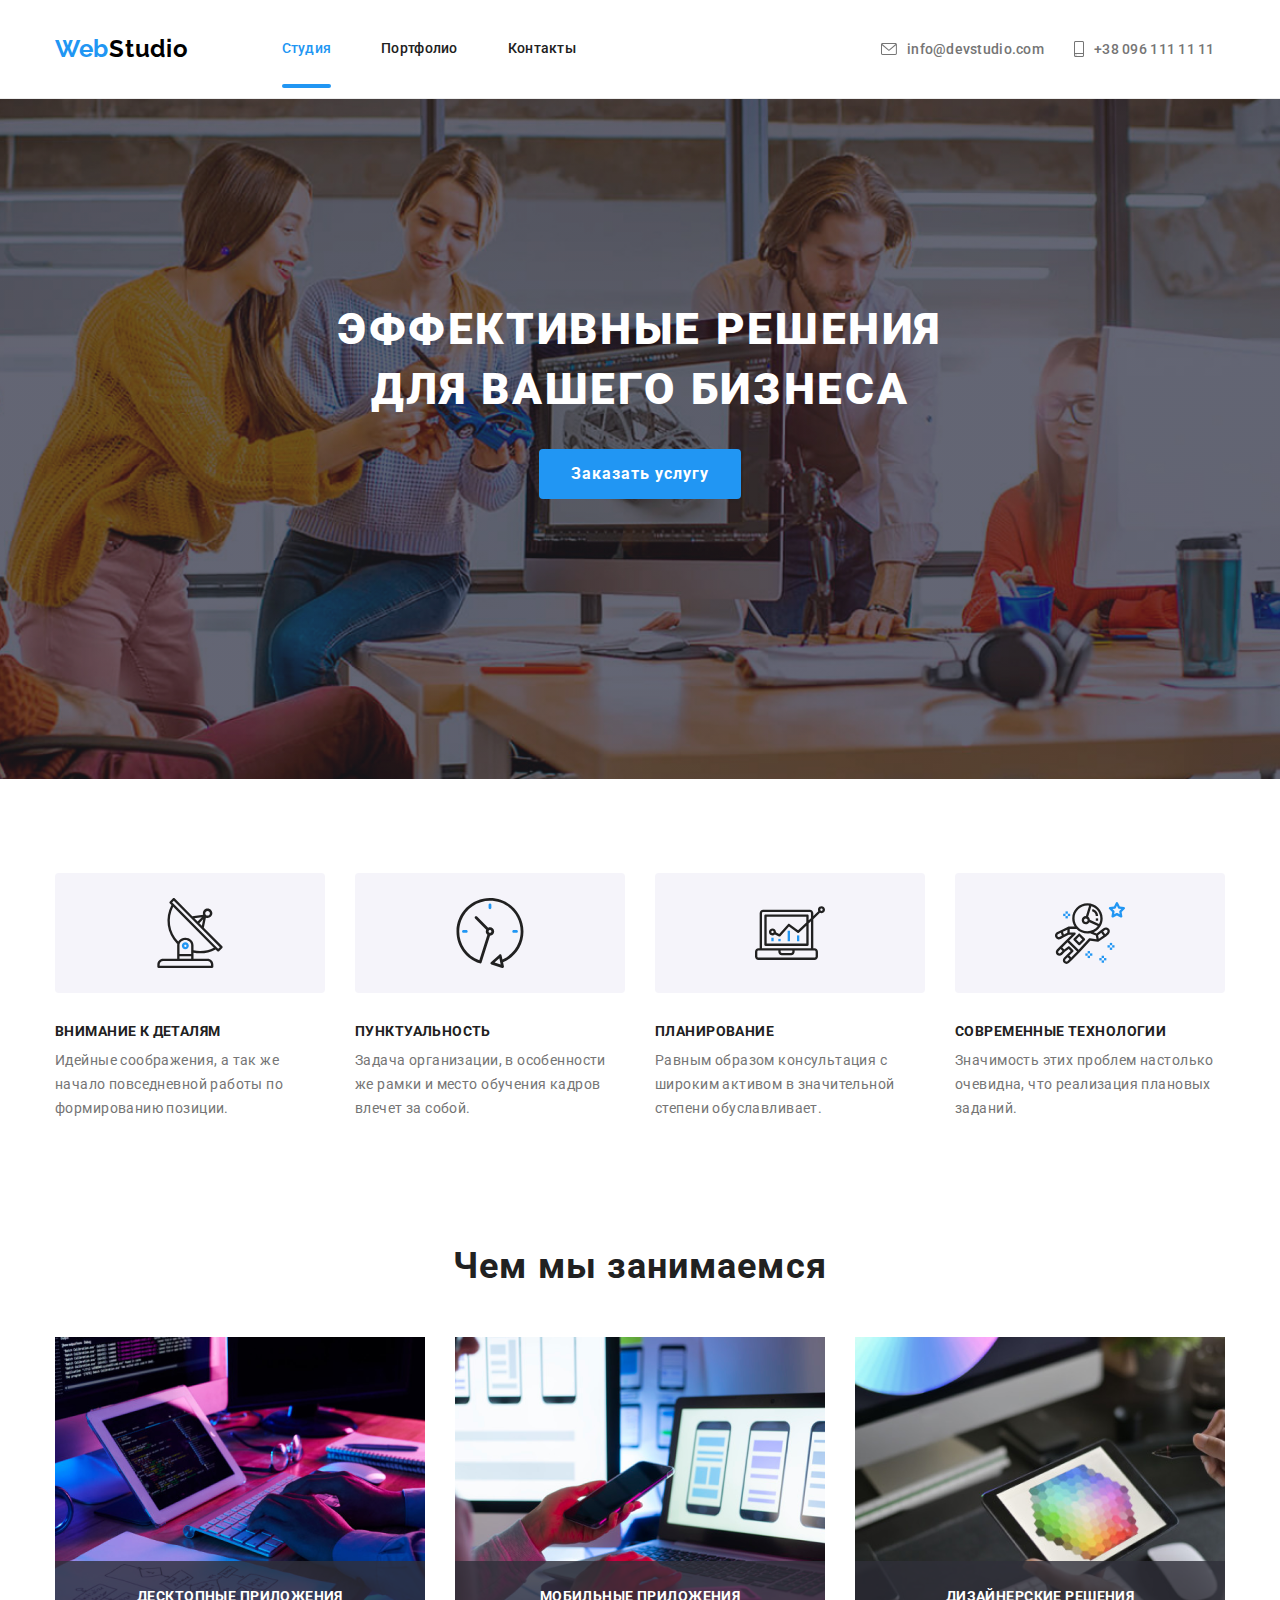
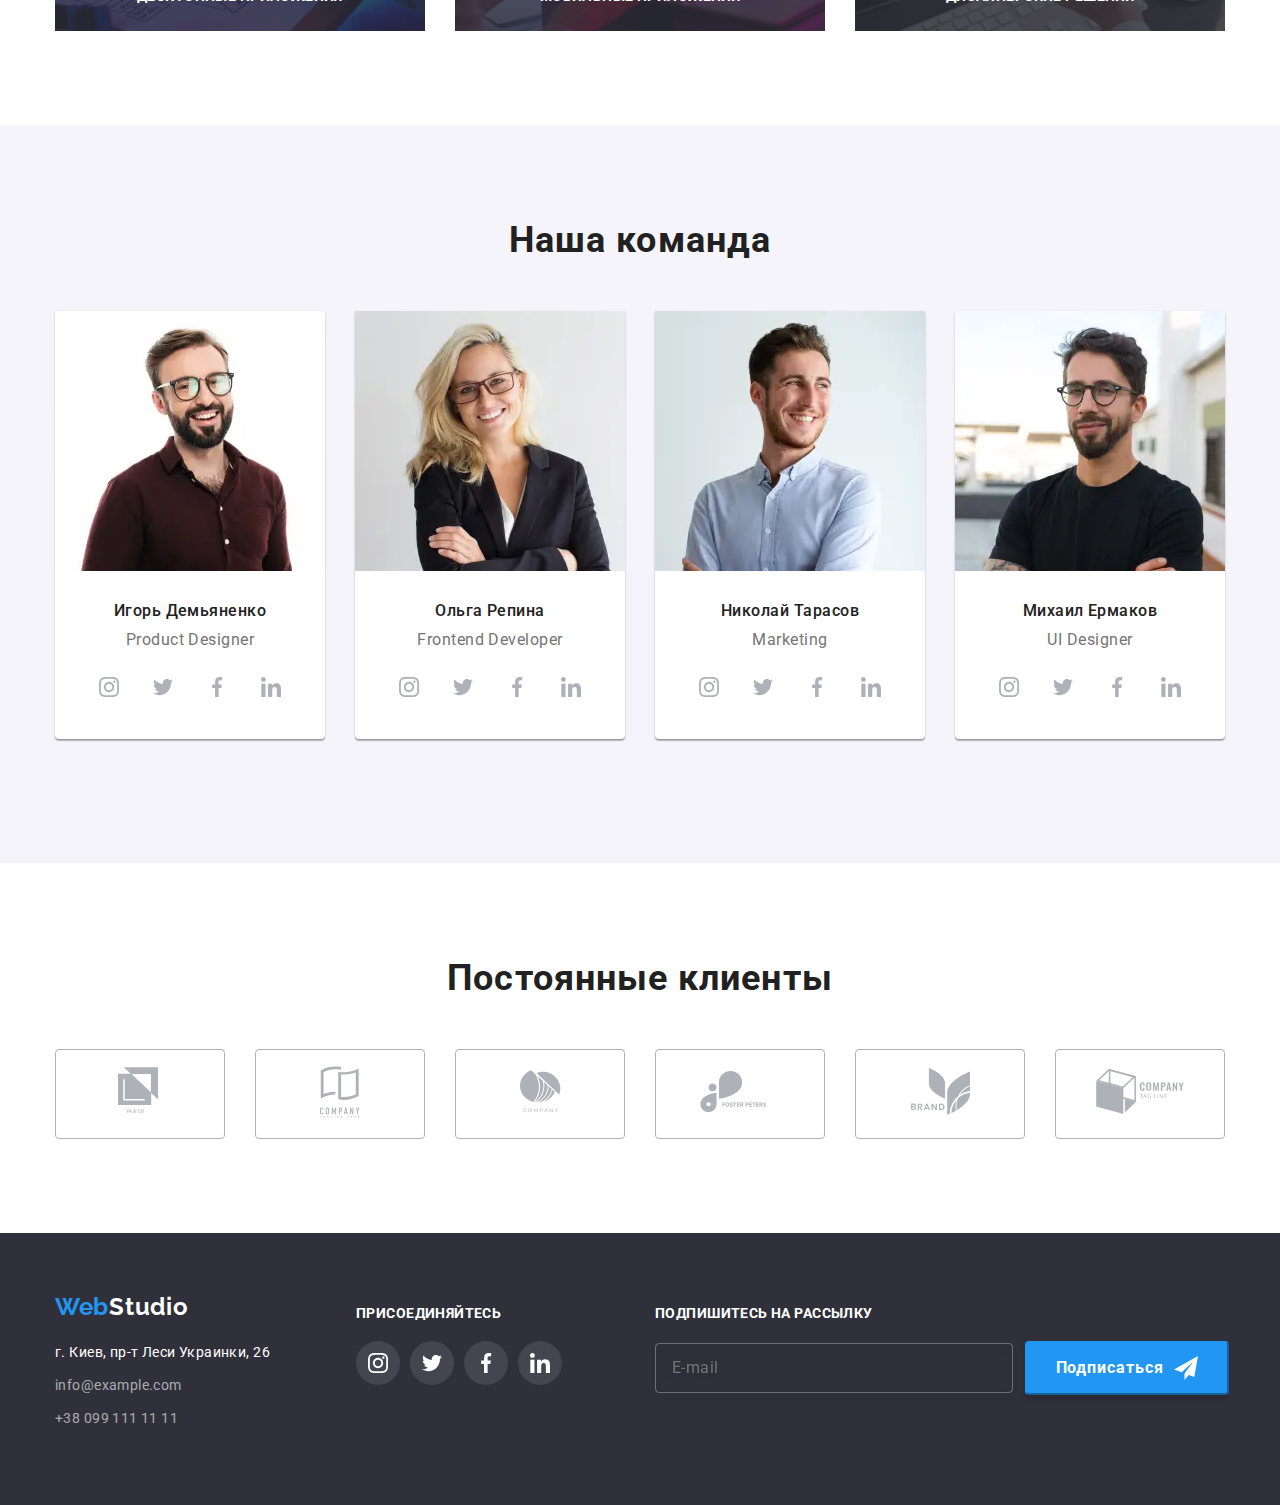
<file: index.html>
<!DOCTYPE html>
<html lang="ru">
<head>
    <meta charset="UTF-8">
    <meta name="viewport" content="width=device-width, initial-scale=1.0">
    <title>WebStudio</title>
    <link rel="preconnect" href="https://fonts.gstatic.com">
    <link href="https://fonts.googleapis.com/css2?family=Raleway:wght@700&family=Roboto:wght@400;500;700;900&display=swap"
        rel="stylesheet">
    <link rel="stylesheet" href="https://cdnjs.cloudflare.com/ajax/libs/modern-normalize/1.0.0/modern-normalize.min.css" />
    <link rel="stylesheet" href="https://cdnjs.cloudflare.com/ajax/libs/animate.css/4.1.1/animate.min.css" />
    <link rel="stylesheet" href="./css/main.min.css">
</head>
<body>
    <!-- Шапка сайта -->
    <header class="header">
        <div class="container">
            <nav class="site-nav">
            <a href="./index.html" lang="en" aria-label="logo" class="logo list logo-header"><span class="logo__wrap">Web</span>Studio</a>
            <button type="button" class="menu-button" aria-expanded="false" aria-controls="menu-container" data-menu-button>
                <svg width="40" height="40" aria-label="Переключатель мобильного меню">
                    <use  class="icon-cross" href="./img/mobile_menu.svg#cross"></use>
                    <use  class="icon-menu" href="./img/mobile_menu.svg#menu"></use>
                </svg>
            </button>
            <div class="menu-container"  id="menu-container" data-menu>
            <ul class="site-nav__items list">
                <li class="site-nav__item"><a href="./index.html" class="site-nav__link"><span class="active-page">Студия</span></a></li>
                <li class="site-nav__item"><a href="./portfolio.html" class="site-nav__link">Портфолио</a></li>
                <li class="site-nav__item"><a href="" class="site-nav__link">Контакты</a></li>
            </ul>
            <!-- Контакты -->
            <address class="nav-adress">
                <ul class="contacts list">
                    <li class="nav-contacts__item">
                        <div class="contacts-container">
                            <a href="mailto:info@devstudio.com" class="site-nav__contacts icons">
                                <svg class="mail__icon">
                                    <use href="./img/sprite.svg#icon-envelope"></use>
                                </svg>
                                info@devstudio.com</a>
                        </div>
                    </li>
            
                    <li class="nav-contacts__item">
                        <div class="contacts-container">
                            <a href="tel:+380961111111" class="site-nav__contacts">
                                <svg class="mail__icon tel">
                                    <use href="./img/sprite.svg#icon-smartphone"></use>
                                </svg>
                                +38 096 111 11 11</a>
                        </div>
                    </li>
                </ul>
            </address>
            </div>
            </nav>
        </div>
    </header>
<!-- Основной контент -->
    <main>
        <!-- Герой -->
        <section class="hero">
            <div class="container">
                <h1 class="hero__text">Эффективные решения для вашего бизнеса</h1>
                <button type="button" class="hero__btn  animate__pulse" data-modal-open>Заказать услугу</button>
            </div>
        </section>
        <!-- Преимущества-->
        <section class="advantages section">
            <div class="container ">
            <h2 class="visually-hidden">Преимущества</h2>
            <ul class="list advantages__list">
                <li class="advantages-items icon__antenna">
                    <h3 class="advantages-items__title">Внимание к деталям</h3>
                    <p class="advantages-items__text">Идейные соображения, а так же начало повседневной работы по формированию позиции.</p>
                </li>
                <li class="advantages-items icon__clock">
                    <h3 class="advantages-items__title">Пунктуальность</h3>
                    <p class="advantages-items__text">Задача организации, в особенности же рамки и место обучения кадров влечет за собой.</p>
                </li>
                <li class="advantages-items icon__daigram">
                    <h3 class="advantages-items__title">Планирование</h3>
                    <p class="advantages-items__text">Равным образом консультация с широким активом в значительной степени обуславливает.</p>
                </li>
                <li class="advantages-items icon__astronaut">
                    <h3 class="advantages-items__title">Современные технологии</h3>
                    <p class="advantages-items__text">Значимость этих проблем настолько очевидна, что реализация плановых заданий.</p>
                </li>
            </ul>
            </div>
        </section>
        <!-- Виды деятельности  -->
        <section class="activity">
            <div class="container">
            <h2 class="activity__title">Чем мы занимаемся</h2>
            <ul class="list activity__list">
                <li class="activity__item">
                    <img src="./img/note.png" alt="Печать на ноутбуке" width="370" height="294">
                    <p class="activity__text">Десктопные приложения</p>
                </li>
                <li class="activity__item"><img src="./img/tel.png" alt="Просмотр телефона" width="370" height="294">
                    <p class="activity__text">Мобильные приложения</p>
                </li>
                <li class="activity__item"><img src="./img/tablet.png" alt="Просмотр планшета" width="370" height="294">
                    <p class="activity__text">Дизайнерские решения</p>
                </li>
            </ul>
            </div>
        </section>

        <!-- Наша команда -->
        <section class="team section">
            <div class="container ">
            <h2 class="team__title">Наша команда</h2>
                <div class="team__items">
                <ul class="list team__list">
                <li class="team__subtitle">
                    <picture>
                        <source srcset="./img/team/Team1D@1x.webp 1x, ./img/team/Team1D@2x.webp 2x" 
                                media="(min-width: 1200px)"
                                type="image/webp">
                        <source srcset="./img/team/Team1D@1x.jpg 1x, ./img/team/Team1D@2x.jpg 2x" 
                                media="(min-width: 1200px)">
                        <source srcset="./img/team/Team1T@1x.webp 1x, ./img/team/Team1T@2x.webp 2x" 
                                media="(min-width: 768px)"
                                type="image/webp">
                        <source srcset="./img/team/Team1T@1x.jpg 1x, ./img/team/Team1T@2x.jpg 2x" 
                                media="(min-width: 768px)">
                        <source srcset="./img/team/team1M@1x.webp 1x, ./img/team/team1M@2x.webp 2x" 
                                media="(min-width: 480px)"
                                type="image/webp">
                        <source srcset="./img/team/team1M@1x.jpg 1x, ./img/team/team1M@2x.jpg 2x" 
                                media="(min-width: 480px)">
                        
                        <img src="./img/team1.jpg" alt="Фото Игорь Демьяненко" width="270" height="260" class="img_size">
                    </picture>
                    
                    <div class="team-container">
                    <h3 class="team__name">Игорь Демьяненко</h3>
                    <p lang="en" class="team__prof">Product Designer</p>
                    <ul class="social-link list">
                        <li class="social-list"><a class="social-link__list" href="">
                            <svg class="social-list__icon">
                                <use href="./img/sprite.svg#icon-instagram-2"></use>
                            </svg>
                        </a></li>
                        <li class="social-list"><a class="social-link__list" href="">
                            <svg class="social-list__icon">
                                <use href="./img/sprite.svg#icon-twitter-1"></use>
                            </svg>
                        </a></li>
                        <li class="social-list"><a class="social-link__list" href="">
                            <svg class="social-list__icon">
                                <use href="./img/sprite.svg#icon-facebook-1"></use>
                            </svg>
                        </a></li>
                        <li class="social-list"><a class="social-link__list" href="">
                            <svg class="social-list__icon">
                                <use href="./img/sprite.svg#icon-linkedin-1"></use>
                            </svg>
                        </a></li>
                    </ul>
                    </div>
                </li>
                <li class="team__subtitle">
                    <picture>
                        <source srcset="./img/team/Team2D@1x.webp 1x, ./img/team/Team2D@2x.webp 2x" media="(min-width: 1200px)"
                            type="image/webp">
                        <source srcset="./img/team/Team2D@1x.jpg 1x, ./img/team/Team2D@2x.jpg 2x" media="(min-width: 1200px)">
                        <source srcset="./img/team/Team2T@1x.webp 1x, ./img/team/Team2T@2x.webp 2x" media="(min-width: 768px)"
                            type="image/webp">
                        <source srcset="./img/team/Team2T@1x.jpg 1x, ./img/team/Team2T@2x.jpg 2x" media="(min-width: 768px)">
                        <source srcset="./img/team/team2M@1x.webp 1x, ./img/team/team2M@2x.webp 2x" media="(min-width: 480px)"
                            type="image/webp">
                        <source srcset="./img/team/team2M@1x.jpg 1x, ./img/team/team2M@2x.jpg 2x" media="(min-width: 480px)">
                        <img src="./img/team2.jpg" alt="Фото Ольга Репина" width="270" height="260" class="img_size">
                    </picture>
                    
                    <div class="team-container">
                    <h3 class="team__name">Ольга Репина</h3>
                    <p lang="en" class="team__prof">Frontend Developer</p>
                    <ul class="social-link list">
                        <li class="social-list"><a class="social-link__list" href="">
                                <svg class="social-list__icon">
                                    <use href="./img/sprite.svg#icon-instagram-2"></use>
                                </svg>
                            </a></li>
                        <li class="social-list"><a class="social-link__list" href="">
                                <svg class="social-list__icon">
                                    <use href="./img/sprite.svg#icon-twitter-1"></use>
                                </svg>
                            </a></li>
                        <li class="social-list"><a class="social-link__list" href="">
                                <svg class="social-list__icon">
                                    <use href="./img/sprite.svg#icon-facebook-1"></use>
                                </svg>
                            </a></li>
                        <li class="social-list"><a class="social-link__list" href="">
                                <svg class="social-list__icon">
                                    <use href="./img/sprite.svg#icon-linkedin-1"></use>
                                </svg>
                            </a></li>
                    </ul>
                    </div>
                </li>
                <li class="team__subtitle">
                    <picture>
                        <source srcset="./img/team/Team3D@1x.webp 1x, ./img/team/Team3D@2x.webp 2x" media="(min-width: 1200px)"
                            type="image/webp">
                        <source srcset="./img/team/Team3D@1x.jpg 1x, ./img/team/Team3D@2x.jpg 2x" media="(min-width: 1200px)">
                        <source srcset="./img/team/Team3T@1x.webp 1x, ./img/team/Team3T@2x.webp 2x" media="(min-width: 768px)"
                            type="image/webp">
                        <source srcset="./img/team/Team3T@1x.jpg 1x, ./img/team/Team3T@2x.jpg 2x" media="(min-width: 768px)">
                        <source srcset="./img/team/team3M@1x.webp 1x, ./img/team/team3M@2x.webp 2x" media="(min-width: 480px)"
                            type="image/webp">
                        <source srcset="./img/team/team3M@1x.jpg 1x, ./img/team/team3M@2x.jpg 2x" media="(min-width: 480px)">
                        <img src="./img/team3.jpg" alt="Фото иколай Тарасовды" width="270" height="260" class="img_size">
                    </picture>
                    
                    <div class="team-container">
                    <h3 class="team__name">Николай Тарасов</h3>
                    <p lang="en" class="team__prof">Marketing</p>
                    <ul class="social-link list">
                        <li class="social-list"><a class="social-link__list" href="">
                                <svg class="social-list__icon">
                                    <use href="./img/sprite.svg#icon-instagram-2"></use>
                                </svg>
                            </a></li>
                        <li class="social-list"><a class="social-link__list" href="">
                                <svg class="social-list__icon">
                                    <use href="./img/sprite.svg#icon-twitter-1"></use>
                                </svg>
                            </a></li>
                        <li class="social-list"><a class="social-link__list" href="">
                                <svg class="social-list__icon">
                                    <use href="./img/sprite.svg#icon-facebook-1"></use>
                                </svg>
                            </a></li>
                        <li class="social-list"><a class="social-link__list" href="">
                                <svg class="social-list__icon">
                                    <use href="./img/sprite.svg#icon-linkedin-1"></use>
                                </svg>
                            </a></li>
                    </ul>
                    </div>
                </li>
                <li class="team__subtitle">
                    <picture>
                        <source srcset="./img/team/Team4D@1x.webp 1x, ./img/team/Team4D@2x.webp 2x" media="(min-width: 1200px)"
                            type="image/webp">
                        <source srcset="./img/team/Team4D@1x.jpg 1x, ./img/team/Team4D@2x.jpg 2x" media="(min-width: 1200px)">
                        <source srcset="./img/team/Team4T@1x.webp 1x, ./img/team/Team4T@2x.webp 2x" media="(min-width: 768px)"
                            type="image/webp">
                        <source srcset="./img/team/Team4T@1x.jpg 1x, ./img/team/Team4T@2x.jpg 2x" media="(min-width: 768px)">
                        <source srcset="./img/team/team4M@1x.webp 1x, ./img/team/team4M@2x.webp 2x" media="(min-width: 480px)"
                            type="image/webp">
                        <source srcset="./img/team/team4M@1x.jpg 1x, ./img/team/team4M@2x.jpg 2x" media="(min-width: 480px)">
                        <img src="./img/team4.jpg" alt="Фото Михаил Ермаков" width="270" height="260" class="img_size">
                    </picture>
                    
                    <div class="team-container">
                    <h3 class="team__name">Михаил Ермаков</h3>
                    <p lang="en" class="team__prof">UI Designer</p>
                    <ul class="social-link list">
                        <li class="social-list"><a class="social-link__list" href="">
                                <svg class="social-list__icon">
                                    <use href="./img/sprite.svg#icon-instagram-2"></use>
                                </svg>
                            </a>
                        </li>
                        <li class="social-list"><a class="social-link__list" href="">
                                <svg class="social-list__icon">
                                    <use href="./img/sprite.svg#icon-twitter-1"></use>
                                </svg>
                            </a>
                        </li>
                        <li class="social-list"><a class="social-link__list" href="">
                                <svg class="social-list__icon">
                                    <use href="./img/sprite.svg#icon-facebook-1"></use>
                                </svg>
                            </a>
                        </li>
                        <li class="social-list"><a class="social-link__list" href="">
                                <svg class="social-list__icon">
                                    <use href="./img/sprite.svg#icon-linkedin-1"></use>
                                </svg>
                            </a>
                        </li>
                    </ul>
                    </div>
                </li>
                </ul>
                </div>
            </div>
        </section>

        <!-- Постоянные клиенты -->
        <section class="section">
            <div class="container">
            <h2 class="clients-title">Постоянные клиенты</h2>
            <ul class="clients-links list">
                <li class="clients-list">
                    <a class="clients-link__list" href="">
                         <svg class="clients-list__icon logo-1">
                            <use href="./img/sprite.svg#icon-logo-1"></use>
                         </svg>
                     </a>
                </li>
                
                <li class="clients-list"><a class="clients-link__list" href="">
                        <svg class="clients-list__icon logo-2">
                            <use href="./img/sprite.svg#icon-logo-2"></use>
                        </svg>
                    </a>
                </li>
                
                <li class="clients-list"><a class="clients-link__list" href="">
                        <svg class="clients-list__icon logo-3">
                            <use href="./img/sprite.svg#icon-logo-3"></use>
                        </svg>
                    </a>
                </li>
                
                <li class="clients-list"><a class="clients-link__list" href="">
                        <svg class="clients-list__icon logo-4">
                            <use href="./img/sprite.svg#icon-logo-4"></use>
                        </svg>
                    </a>
                </li>
                
                <li class="clients-list"><a class="clients-link__list" href="">
                        <svg class="clients-list__icon logo-5">
                            <use href="./img/sprite.svg#icon-logo-5"></use>
                        </svg>
                    </a>
                </li>
                
                <li class="clients-list"><a class="clients-link__list" href="">
                        <svg class="clients-list__icon logo-6">
                            <use href="./img/sprite.svg#icon-logo-6"></use>
                        </svg>
                    </a>
                </li>
            </ul>
            </div>
        </section>
    </main>

    <!-- Футер -->
    <footer class="footer">
        <div class="container">
            <div class="container-tablet">
            <div class="adress__container">
        <a href="./index.html" lang="en" aria-label="logo" class="logo logo__footer"><span class="logo__wrap">Web</span>Studio</a>
        <address class="footer__adress">
            <ul class="footer__items list">
                <li class="footer__item"><a href="https://goo.gl/maps/xtePZbkeU8jfwrnNA" target="_blank" class="footer__contacts map">г. Киев, пр-т Леси Украинки, 26</a></li>
                <li class="footer__item"><a href="mailto:info@example.com" class="footer__contacts">info@example.com</a></li>
                <li class="footer__item"><a href="tel:+380991111111" class="footer__contacts">+38 099 111 11 11</a></li>
            </ul>
        </address>
        </div>
        <div class="footer__social-links">
            <p class="footer-call">присоединяйтесь</p>
            <ul class="footer__link list">
                <li class="social-list"><a class="social-link__list" href="">
                        <svg class="social-list__icon">
                            <use href="./img/sprite.svg#icon-instagram-2"></use>
                        </svg>
                    </a></li>
                <li class="social-list"><a class="social-link__list" href="">
                        <svg class="social-list__icon">
                            <use href="./img/sprite.svg#icon-twitter-1"></use>
                        </svg>
                    </a></li>
                <li class="social-list"><a class="social-link__list" href="">
                        <svg class="social-list__icon">
                            <use href="./img/sprite.svg#icon-facebook-1"></use>
                        </svg>
                    </a></li>
                <li class="social-list"><a class="social-link__list" href="">
                        <svg class="social-list__icon">
                            <use href="./img/sprite.svg#icon-linkedin-1"></use>
                        </svg>
                    </a></li>
            </ul>
        </div>
        </div>
        <form class="footer-call-form">
            <b class="footer-call-form__text">Подпишитесь на рассылку</b>
            <div class="footer-call-form__container">
            <div class="footer-form__field" role="group">
                <label for="mail" class="footer__label"></label>
                <input type="email" name="mail" id="email" placeholder="E-mail" class="footer__input" />
            </div>
            <button type="submit" class="footer__btn--send">Подписаться</button>
            </div>

        </form>
        </div>
    </footer>

<!-- МОДАЛКА -->
    <div class="backdrop is-hidden" data-modal>
        <div class="modal">
            <button type="button" class="close-btn close" data-modal-close></button>
            <form  action="#" class="modal-form js-speaker-form">
                <h2 class="form__title">Оставьте свои данные, мы вам перезвоним</h2>
                <div class="form__field" role="group">
                    <label for="name" class="modal__label">Имя</label>
                    <span class="modal-form__wrapper">
                        <input type="text" name="user-name" id="name" placeholder=" " class="modal__input" autofocus />
                        <svg class="form__icon">
                            <use href="./img/sprite.svg#icon-person-black-18dp-1"></use>
                        </svg>
                    </span>
                    
                </div>
                <div class="form__field" role="group">
                    <label for="tel" class="modal__label">Телефон</label>
                    <span class="modal-form__wrapper">
                        <input type="tel" name="tel" id="tel" placeholder=" " class="modal__input"/>
                        <svg class="form__icon">
                            <use href="./img/sprite.svg#icon-phone-black-18dp-1"></use>
                        </svg>
                    </span>
                </div>
                
                <div class="form__field" role="group">
                    <label for="mail" class="modal__label">Почта</label>
                    <span class="modal-form__wrapper">
                        <input type="email" name="mail" id="mail" placeholder=" " class="modal__input"/>
                        <svg class="form__icon">
                            <use href="./img/sprite.svg#icon-email-black-18dp-1"></use>
                        </svg>
                    </span>
                </div>
                <div class="form__field" role="group">
                    <label for="comment" class="label-comment">Комментарий</label>
                    <textarea class="comment" name="comment" id="comment" placeholder="Ведите текста"></textarea>
                </div>
                
                <div class="form__field checkbox" role="group">
                    <input type="checkbox" name="policy" id="policy" value="accept-policy" class="modal-form__policy visually-hidden"/>
                    <label for="policy" class="label-policy">Соглашаюсь с рассылкой и принимаю <a href="" class="policy-link">Условия договора</a></label>
                </div>
                
                <button type="submit" class="modal__btn--send">Отправить</button>

            </form>
        </div>
    </div>

    <script src="./js/modal.js"></script>
 
</body>
</html>
</file>
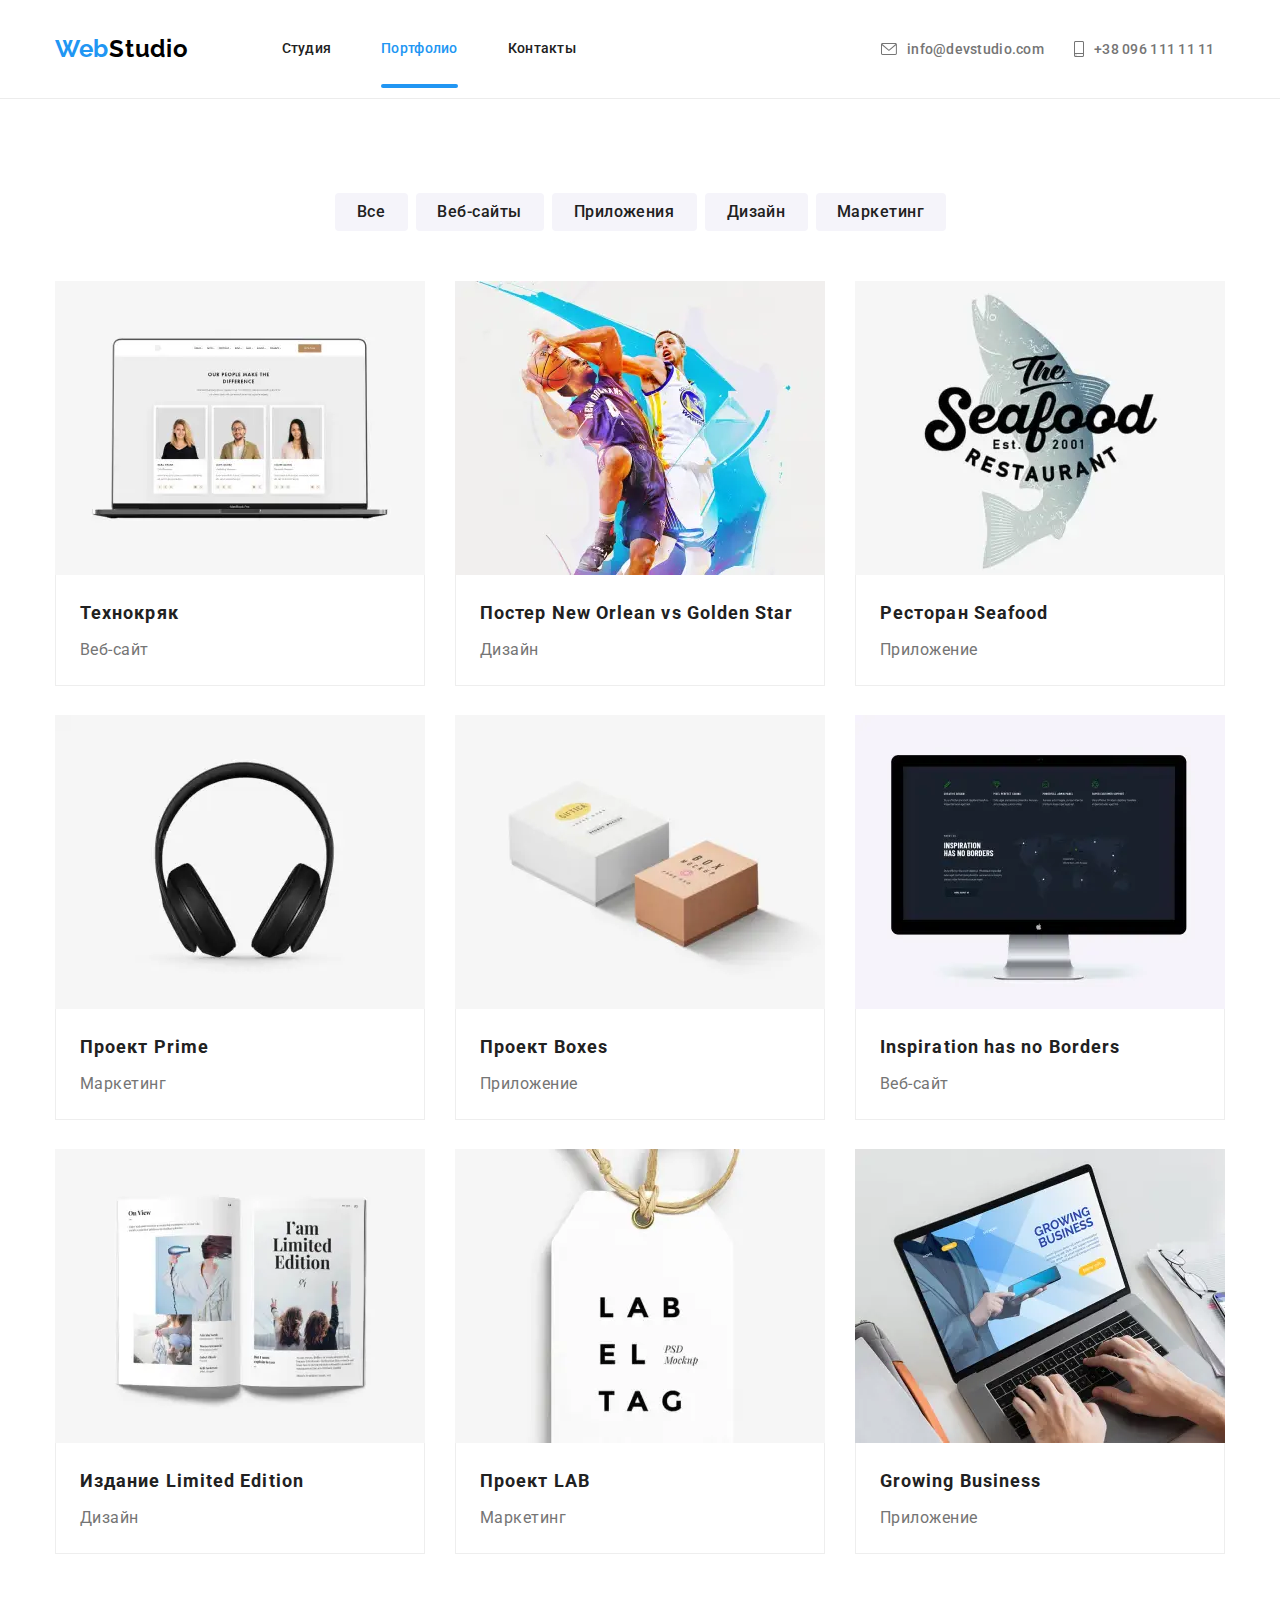
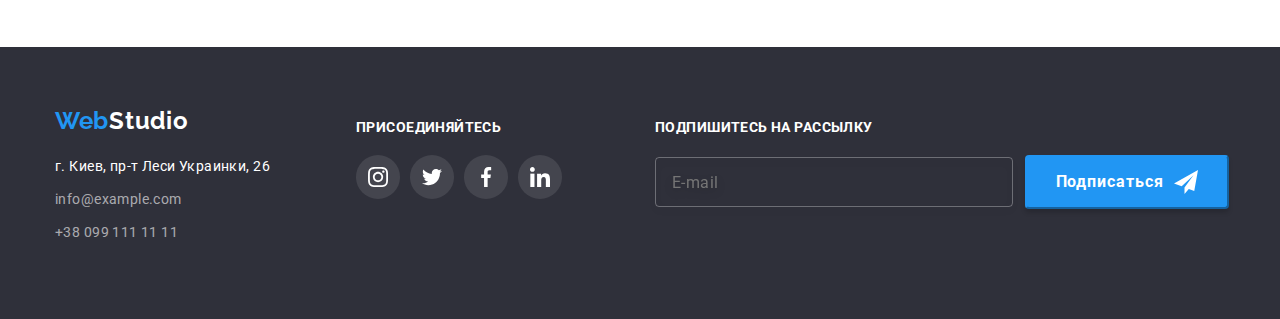
<file: portfolio.html>
<!DOCTYPE html>
<html lang="ru">

<head>
    <meta charset="UTF-8">
    <meta name="viewport" content="width=device-width, initial-scale=1.0">
    <title>WebStudio</title>
    <link rel="preconnect" href="https://fonts.gstatic.com">
    <link href="https://fonts.googleapis.com/css2?family=Raleway:wght@700&family=Roboto:wght@400;500;700;900&display=swap"
        rel="stylesheet">
    <link rel="stylesheet" href="https://cdnjs.cloudflare.com/ajax/libs/modern-normalize/1.0.0/modern-normalize.min.css" />
    <link rel="stylesheet" href="https://cdnjs.cloudflare.com/ajax/libs/animate.css/4.1.1/animate.min.css" />
    <link rel="stylesheet" href="./css/portfolio.min.css">
</head>

<body>
    <!-- Шапка сайта -->
    <header class="header">
        <div class="container">
            <nav class="site-nav">
                <a href="./index.html" lang="en" aria-label="logo" class="logo list logo-header"><span
                        class="logo__wrap">Web</span>Studio</a>
                <button type="button" class="menu-button" aria-expanded="false" aria-controls="menu-container"
                    data-menu-button>
                    <svg width="40" height="40" aria-label="Переключатель мобильного меню">
                        <use class="icon-cross" href="./img/mobile_menu.svg#cross"></use>
                        <use class="icon-menu" href="./img/mobile_menu.svg#menu"></use>
                    </svg>
                </button>
                <div class="menu-container" id="menu-container" data-menu>
                    <ul class="site-nav__items list">
                        <li class="site-nav__item"><a href="./index.html" class="site-nav__link">Студия</a></li>
                        <li class="site-nav__item"><a href="./portfolio.html" class="site-nav__link"><span class="active-page">Портфолио</span></a></li>
                        <li class="site-nav__item"><a href="" class="site-nav__link">Контакты</a></li>
                    </ul>
                    <!-- Контакты -->
                    <address class="nav-adress">
                        <ul class="contacts list">
                            <li class="nav-contacts__item">
                                <div class="contacts-container">
                                    <a href="mailto:info@devstudio.com" class="site-nav__contacts icons">
                                        <svg class="mail__icon">
                                            <use href="./img/sprite.svg#icon-envelope"></use>
                                        </svg>
                                        info@devstudio.com</a>
                                </div>
                            </li>
    
                            <li class="nav-contacts__item">
                                <div class="contacts-container">
                                    <a href="tel:+380961111111" class="site-nav__contacts">
                                        <svg class="mail__icon tel">
                                            <use href="./img/sprite.svg#icon-smartphone"></use>
                                        </svg>
                                        +38 096 111 11 11</a>
                                </div>
                            </li>
                        </ul>
                    </address>
                </div>
            </nav>
        </div>
    </header>
    <!-- Основной контент -->
    <main>
        <!-- Портофлио -->
        <section class="portfolio-section section">
            <div class="container">
            <h1 class="visually-hidden">Портофлио</h1>
            <!-- Кнопки портфолио -->
            <div class="filters-container">
            <ul class="filters list">
                <li class="filter__list"><button type="button" class="filters__btn btn-1">Все</button>
                <li class="filter__list"><button type="button" class="filters__btn btn-2">Веб-сайты</button>
                <li class="filter__list"><button type="button" class="filters__btn btn-3">Приложения</button>
            </ul>
            <ul class="filters list">
                <li class="filter__list"><button type="button" class="filters__btn btn-4">Дизайн</button>
                <li class="filter__list"><button type="button" class="filters__btn btn-5">Маркетинг</button>
            </ul>
            </div>
            <!-- Примеры портофлио -->
            
            <ul class="list tablet-list">
                        <li class="portfolio__examples tablet-exmp1">
                            <a href="" class="portfolio__link">
                                <div class="overlay-wrapper">
                                    <picture>
                                        <source srcset="./img/portfolio/prf1D@1x.webp 1x, ./img//portfolio/prf1D@2x.webp 2x"
                                            media="(min-width: 1200px)" type="image/webp">
                                        <source srcset="./img/portfolio/prf1D@1x.jpg 1x, ./img/portfolio/prf1D@2x.jpg 2x"
                                            media="(min-width: 1200px)">
                                        <source srcset="./img/portfolio/prf1T@1x.webp 1x, ./img//portfolio/prf1T@2x.webp 2x"
                                            media="(min-width: 768px)" type="image/webp">
                                        <source srcset="./img/portfolio/prf1T@1x.jpg 1x, ./img/portfolio/prf1T@2x.jpg 2x"
                                            media="(min-width: 768px)">
                                        <source srcset="./img/portfolio/prf1@1x.webp 1x, ./img/portfolio/prf1@2x.webp 2x"
                                            media="(min-width: 480px)" type="image/webp">
                                        <source srcset="./img/portfolio/prf1@1x.jpg 1x, ./img/portfolio/prf1@2x.jpg 2x"
                                            media="(min-width: 480px)">
                                        <img src="./img/portfolio/project1.png" alt="3 фото людей" width="370" height="294"
                                            class="prf-img-size">
                                    </picture>
                                    <p class="overlay">Технокряк это современная площадка распространения коронавируса. Компании используют эту
                                        платформу для цифрового
                                        шпионажа и атак на защищённые сервера конкурентов.</p>
                                </div>
                                <div class="container__title">
                                    <h2 class="portfolio__title">Технокряк</h2>
                                    <p class="portfolio__text">Веб-сайт</p>
                                </div>
                            </a>
                        </li>
                        <li class="portfolio__examples tablet-exmp2">
                            <a href="" class="portfolio__link">
                                <div class="overlay-wrapper">
                                    <picture>
                                        <source srcset="./img/portfolio/prf2D@1x.webp 1x, ./img//portfolio/prf2D@2x.webp 2x"
                                            media="(min-width: 1200px)" type="image/webp">
                                        <source srcset="./img/portfolio/prf2D@1x.jpg 1x, ./img/portfolio/prf2D@2x.jpg 2x"
                                            media="(min-width: 1200px)">
                                        <source srcset="./img/portfolio/prf2T@1x.webp 1x, ./img//portfolio/prf2T@2x.webp 2x"
                                            media="(min-width: 768px)" type="image/webp">
                                        <source srcset="./img/portfolio/prf2T@1x.jpg 1x, ./img/portfolio/prf2T@2x.jpg 2x"
                                            media="(min-width: 768px)">
                                        <source srcset="./img/portfolio/prf2@1x.webp 1x, ./img/portfolio/prf2@2x.webp 2x"
                                            media="(min-width: 480px)" type="image/webp">
                                        <source srcset="./img/portfolio/prf2@1x.jpg 1x, ./img/portfolio/prf2@2x.jpg 2x"
                                            media="(min-width: 480px)">
                                        <img src="./img/portfolio/project2.png" alt="парни играют в баскетбол" width="370" height="294"
                                            class="prf-img-size">
                                    </picture>
                                    <p class="overlay">Технокряк это современная площадка распространения коронавируса. Компании используют эту
                                        платформу
                                        для цифрового шпионажа и атак на защищённые сервера конкурентов.</p>
                                </div>
                                <div class="container__title">
                                    <h2 class="portfolio__title">Постер New Orlean vs Golden Star</h2>
                                    <p class="portfolio__text">Дизайн</p>
                                </div>
                            </a>
                        </li>
                   
                
                <li class="portfolio__examples tablet-exmp3">
                    <a href="" class="portfolio__link">
                        <div class="overlay-wrapper">
                            <picture>
                                <source srcset="./img/portfolio/prf3D@1x.webp 1x, ./img//portfolio/prf3D@2x.webp 2x" media="(min-width: 1200px)"
                                    type="image/webp">
                                <source srcset="./img/portfolio/prf3D@1x.jpg 1x, ./img/portfolio/prf3D@2x.jpg 2x" media="(min-width: 1200px)">
                                <source srcset="./img/portfolio/prf3T@1x.webp 1x, ./img//portfolio/prf3T@2x.webp 2x" media="(min-width: 768px)"
                                    type="image/webp">
                                <source srcset="./img/portfolio/prf3T@1x.jpg 1x, ./img/portfolio/prf3T@2x.jpg 2x" media="(min-width: 768px)">
                                <source srcset="./img/portfolio/prf3@1x.webp 1x, ./img/portfolio/prf3@2x.webp 2x" media="(min-width: 480px)"
                                    type="image/webp">
                                <source srcset="./img/portfolio/prf3@1x.jpg 1x, ./img/portfolio/prf3@2x.jpg 2x" media="(min-width: 480px)">
                                <img src="./img/portfolio/project3.png" alt="фото рыбный ресторан" width="370" height="294" class="prf-img-size">
                            </picture>
                            <p class="overlay">Технокряк это современная площадка распространения коронавируса. Компании используют эту платформу
                        для цифрового шпионажа и атак на защищённые сервера конкурентов.</p>
                        </div>
                    <div class="container__title">
                    <h2 class="portfolio__title">Ресторан Seafood</h2>
                    <p class="portfolio__text">Приложение</p>
                    </div>
                    </a>
                </li>
                <li class="portfolio__examples tablet-exmp4">
                    <a href="" class="portfolio__link">
                        <div class="overlay-wrapper">
                            <picture>
                                <source srcset="./img/portfolio/prf4D@1x.webp 1x, ./img//portfolio/prf4D@2x.webp 2x" media="(min-width: 1200px)"
                                    type="image/webp">
                                <source srcset="./img/portfolio/prf4D@1x.jpg 1x, ./img/portfolio/prf4D@2x.jpg 2x" media="(min-width: 1200px)">
                                <source srcset="./img/portfolio/prf4T@1x.webp 1x, ./img//portfolio/prf4T@2x.webp 2x" media="(min-width: 768px)"
                                    type="image/webp">
                                <source srcset="./img/portfolio/prf4T@1x.jpg 1x, ./img/portfolio/prf4T@2x.jpg 2x" media="(min-width: 768px)">
                                <source srcset="./img/portfolio/prf4@1x.webp 1x, ./img/portfolio/prf4@2x.webp 2x" media="(min-width: 480px)"
                                    type="image/webp">
                                <source srcset="./img/portfolio/prf4@1x.jpg 1x, ./img/portfolio/prf4@2x.jpg 2x" media="(min-width: 480px)">
                                <img src="./img/portfolio/project4.png" alt="наушники" width="370" height="294" class="prf-img-size">
                            </picture>
                            <p class="overlay">Технокряк это современная площадка распространения коронавируса. Компании используют эту платформу
                        для цифрового шпионажа и атак на защищённые сервера конкурентов.</p>
                        </div>
                    <div class="container__title">
                    <h2 class="portfolio__title">Проект Prime</h2>
                    <p class="portfolio__text">Маркетинг</p>
                    </div>
                    </a>
                </li>
                <li class="portfolio__examples tablet-exmp5">
                    <a href="" class="portfolio__link">
                        <div class="overlay-wrapper">
                            <picture>
                                <source srcset="./img/portfolio/prf5D@1x.webp 1x, ./img//portfolio/prf5D@2x.webp 2x" media="(min-width: 1200px)"
                                    type="image/webp">
                                <source srcset="./img/portfolio/prf5D@1x.jpg 1x, ./img/portfolio/prf5D@2x.jpg 2x" media="(min-width: 1200px)">
                                <source srcset="./img/portfolio/prf5T@1x.webp 1x, ./img//portfolio/prf5T@2x.webp 2x" media="(min-width: 768px)"
                                    type="image/webp">
                                <source srcset="./img/portfolio/prf5T@1x.jpg 1x, ./img/portfolio/prf5T@2x.jpg 2x" media="(min-width: 768px)">
                                <source srcset="./img/portfolio/prf5@1x.webp 1x, ./img/portfolio/prf5@2x.webp 2x" media="(min-width: 480px)"
                                    type="image/webp">
                                <source srcset="./img/portfolio/prf5@1x.jpg 1x, ./img/portfolio/prf5@2x.jpg 2x" media="(min-width: 480px)">
                                <img src="./img/portfolio/project5.png" alt="2 коробки" width="370" height="294" class="prf-img-size">
                            </picture>
                            <p class="overlay">Технокряк это современная площадка распространения коронавируса. Компании используют эту платформу
                        для цифрового шпионажа и атак на защищённые сервера конкурентов.</p>
                        </div>
                    <div class="container__title">
                    <h2 class="portfolio__title">Проект Boxes</h2>
                    <p class="portfolio__text">Приложение</p>
                    </div>
                    </a>
                </li>
                <li class="portfolio__examples tablet-exmp6">
                    <a href="" class="portfolio__link">
                        <div class="overlay-wrapper">
                            <picture>
                                <source srcset="./img/portfolio/prf6D@1x.webp 1x, ./img//portfolio/prf6D@2x.webp 2x" media="(min-width: 1200px)"
                                    type="image/webp">
                                <source srcset="./img/portfolio/prf6D@1x.jpg 1x, ./img/portfolio/prf6D@2x.jpg 2x" media="(min-width: 1200px)">
                                <source srcset="./img/portfolio/prf6T@1x.webp 1x, ./img//portfolio/prf6T@2x.webp 2x" media="(min-width: 768px)"
                                    type="image/webp">
                                <source srcset="./img/portfolio/prf6T@1x.jpg 1x, ./img/portfolio/prf6T@2x.jpg 2x" media="(min-width: 768px)">
                                <source srcset="./img/portfolio/prf6@1x.webp 1x, ./img/portfolio/prf6@2x.webp 2x" media="(min-width: 480px)"
                                    type="image/webp">
                                <source srcset="./img/portfolio/prf6@1x.jpg 1x, ./img/portfolio/prf6@2x.jpg 2x" media="(min-width: 480px)">
                                <img src="./img/portfolio/project6.png" alt="монитор" width="370" height="294" class="prf-img-size">
                            </picture>
                            <p class="overlay">Технокряк это современная площадка распространения коронавируса. Компании используют эту платформу
                        для цифрового шпионажа и атак на защищённые сервера конкурентов.</p>
                        </div>
                    <div class="container__title">
                    <h2 lang="en" class="portfolio__title">Inspiration has no Borders</h2>
                    <p class="portfolio__text">Веб-сайт</p>
                    </div>
                    </a>
                </li>
                <li class="portfolio__examples tablet-exmp7">
                    <a href="" class="portfolio__link">
                        <div class="overlay-wrapper">
                            <picture>
                                <source srcset="./img/portfolio/prf7D@1x.webp 1x, ./img//portfolio/prf7D@2x.webp 2x" media="(min-width: 1200px)"
                                    type="image/webp">
                                <source srcset="./img/portfolio/prf7D@1x.jpg 1x, ./img/portfolio/prf7D@2x.jpg 2x" media="(min-width: 1200px)">
                                <source srcset="./img/portfolio/prf7T@1x.webp 1x, ./img//portfolio/prf7T@2x.webp 2x" media="(min-width: 768px)"
                                    type="image/webp">
                                <source srcset="./img/portfolio/prf7T@1x.jpg 1x, ./img/portfolio/prf7T@2x.jpg 2x" media="(min-width: 768px)">
                                <source srcset="./img/portfolio/prf7@1x.webp 1x, ./img/portfolio/prf7@2x.webp 2x" media="(min-width: 480px)"
                                    type="image/webp">
                                <source srcset="./img/portfolio/prf7@1x.jpg 1x, ./img/portfolio/prf7@2x.jpg 2x" media="(min-width: 480px)">
                                <img src="./img/portfolio/project7.png" alt="расскрытая книга" width="370" height="294" class="prf-img-size">
                            </picture>
                            <p class="overlay">Технокряк это современная площадка распространения коронавируса. Компании используют эту платформу
                        для цифрового шпионажа и атак на защищённые сервера конкурентов.</p>
                        </div>
                    <div class="container__title">
                    <h2 class="portfolio__title">Издание Limited Edition</h2>
                    <p class="portfolio__text">Дизайн</p>
                    </div>
                    </a>
                </li>
                <li class="portfolio__examples tablet-exmp8">
                    <a href="" class="portfolio__link">
                        <div class="overlay-wrapper">
                            <picture>
                                <source srcset="./img/portfolio/prf8D@1x.webp 1x, ./img//portfolio/prf8D@2x.webp 2x" media="(min-width: 1200px)"
                                    type="image/webp">
                                <source srcset="./img/portfolio/prf8D@1x.jpg 1x, ./img/portfolio/prf8D@2x.jpg 2x" media="(min-width: 1200px)">
                                <source srcset="./img/portfolio/prf8T@1x.webp 1x, ./img//portfolio/prf8T@2x.webp 2x" media="(min-width: 768px)"
                                    type="image/webp">
                                <source srcset="./img/portfolio/prf8T@1x.jpg 1x, ./img/portfolio/prf8T@2x.jpg 2x" media="(min-width: 768px)">
                                <source srcset="./img/portfolio/prf8@1x.webp 1x, ./img/portfolio/prf8@2x.webp 2x" media="(min-width: 480px)"
                                    type="image/webp">
                                <source srcset="./img/portfolio/prf8@1x.jpg 1x, ./img/portfolio/prf8@2x.jpg 2x" media="(min-width: 480px)">
                                <img src="./img/portfolio/project8.png" alt="лейбл" width="370" height="294" class="prf-img-size">
                            </picture>
                            <p class="overlay">Технокряк это современная площадка распространения коронавируса. Компании используют эту платформу
                        для цифрового шпионажа и атак на защищённые сервера конкурентов.</p>
                        </div>
                    <div class="container__title">
                    <h2 class="portfolio__title">Проект LAB</h2>
                    <p class="portfolio__text">Маркетинг</p>
                    </div>
                    </a>
                </li>
                <li class="portfolio__examples tablet-exmp9">
                    <a href="" class="portfolio__link">
                        <div class="overlay-wrapper">
                            <picture>
                                <source srcset="./img/portfolio/prf9D@1x.webp 1x, ./img//portfolio/prf9D@2x.webp 2x" media="(min-width: 1200px)"
                                    type="image/webp">
                                <source srcset="./img/portfolio/prf9D@1x.jpg 1x, ./img/portfolio/prf9D@2x.jpg 2x" media="(min-width: 1200px)">
                                <source srcset="./img/portfolio/prf9T@1x.webp 1x, ./img//portfolio/prf9T@2x.webp 2x" media="(min-width: 768px)"
                                    type="image/webp">
                                <source srcset="./img/portfolio/prf9T@1x.jpg 1x, ./img/portfolio/prf9T@2x.jpg 2x" media="(min-width: 768px)">
                                <source srcset="./img/portfolio/prf9@1x.webp 1x, ./img/portfolio/prf9@2x.webp 2x" media="(min-width: 480px)"
                                    type="image/webp">
                                <source srcset="./img/portfolio/prf9@1x.jpg 1x, ./img/portfolio/prf9@2x.jpg 2x" media="(min-width: 480px)">
                                <img src="./img/portfolio/project9.png" alt="ноутбук" width="370" height="294" class="prf-img-size">
                            </picture>
                            <p class="overlay">Технокряк это современная площадка распространения коронавируса. Компании используют эту платформу
                        для цифрового шпионажа и атак на защищённые сервера конкурентов.</p>
                        </div>
                    <div class="container__title">
                    <h2 lang="en" class="portfolio__title">Growing Business</h2>
                    <p class="portfolio__text">Приложение</p>
                    </div>
                    </a>
                </li>
            </ul>
        
            </div>
        </section>
    </main>

    <!-- Футер -->
    <footer class="footer">
        <div class="container">
            <div class="container-tablet">
                <div class="adress__container">
                    <a href="./index.html" lang="en" aria-label="logo" class="logo logo__footer"><span
                            class="logo__wrap">Web</span>Studio</a>
                    <address class="footer__adress">
                        <ul class="footer__items list">
                            <li class="footer__item"><a href="https://goo.gl/maps/xtePZbkeU8jfwrnNA" target="_blank"
                                    class="footer__contacts map">г. Киев, пр-т Леси Украинки, 26</a></li>
                            <li class="footer__item"><a href="mailto:info@example.com"
                                    class="footer__contacts">info@example.com</a></li>
                            <li class="footer__item"><a href="tel:+380991111111" class="footer__contacts">+38 099 111 11
                                    11</a></li>
                        </ul>
                    </address>
                </div>
                <div class="footer__social-links">
                    <p class="footer-call">присоединяйтесь</p>
                    <ul class="footer__link list">
                        <li class="social-list"><a class="social-link__list" href="">
                                <svg class="social-list__icon">
                                    <use href="./img/sprite.svg#icon-instagram-2"></use>
                                </svg>
                            </a></li>
                        <li class="social-list"><a class="social-link__list" href="">
                                <svg class="social-list__icon">
                                    <use href="./img/sprite.svg#icon-twitter-1"></use>
                                </svg>
                            </a></li>
                        <li class="social-list"><a class="social-link__list" href="">
                                <svg class="social-list__icon">
                                    <use href="./img/sprite.svg#icon-facebook-1"></use>
                                </svg>
                            </a></li>
                        <li class="social-list"><a class="social-link__list" href="">
                                <svg class="social-list__icon">
                                    <use href="./img/sprite.svg#icon-linkedin-1"></use>
                                </svg>
                            </a></li>
                    </ul>
                </div>
            </div>
            <form class="footer-call-form">
                <b class="footer-call-form__text">Подпишитесь на рассылку</b>
                <div class="footer-call-form__container">
                    <div class="footer-form__field" role="group">
                        <label for="mail" class="footer__label"></label>
                        <input type="email" name="mail" id="mail" placeholder="E-mail" class="footer__input" />
                    </div>
                    <button type="submit" class="footer__btn--send">Подписаться</button>
                </div>
    
            </form>
        </div>
    </footer>
    <script src="./js/modal.js"></script>
</body>
</html>
</file>
<file: css/main.min.css>
:root{--main-font: "Roboto", sans-serif;--secondary-font: "Raleway", sans-serif;--main-color-black: #212121;--main-color-grey: #757575;--accent-color-blue: #2196f3;--secondary-color-black: #000000;--accent-color-white: #ffffff;--secondary-color-white-transparence: rgb(255, 255, 255, 0.6);--btn-hover-color: #188ce8;--footer-bcg: #2f303a;--header-bcg: #ffffff;--team-bcg: #f5f4fa;--portfolio-bcg-btn-color: #f5f4fa;--portfolio-bcg-cards-color: #eeeeee;--line-header: #ececec}.visually-hidden{position:absolute;width:1px;height:1px;margin:-1px;border:0;padding:0;white-space:nowrap;-webkit-clip-path:inset(100%);clip-path:inset(100%);overflow:hidden}body{font-family:var(--main-font)}.list{list-style-type:none}h1,h2,h3,h4,h5,h6,p{margin:0%}ul{margin:0%;padding:0%}.container{padding:0 15px;width:100%}@media screen and (min-width: 480px){.container{max-width:480px;margin:0 auto}}@media screen and (min-width: 768px){.container{max-width:768px}}@media screen and (min-width: 1200px){.container{max-width:1200px}}.section{padding-bottom:60px;padding-top:60px}@media screen and (min-width: 1200px){.section{padding-bottom:94px;padding-top:94px}}.active-page{color:var(--accent-color-blue)}.active-page{position:relative}.active-page::after{content:"";display:inline-block;width:100%;position:absolute;height:4px;background-color:var(--accent-color-blue);bottom:-12px;left:0px;border-radius:2px}@media screen and (min-width: 768px){.active-page::after{content:"";display:inline-block;width:100%;position:absolute;height:4px;background-color:var(--accent-color-blue);bottom:-32px;left:0px;border-radius:2px}}@media screen and (min-width: 1200px){img{display:block}}header{background:var(--header-bcg);position:relative;border-bottom:1px solid #ececec}.logo{font-family:var(--secondary-font);font-size:24px;font-weight:700;line-height:1.167;color:var(--secondary-color-black);text-decoration:none;letter-spacing:0.03em}.logo__wrap{color:var(--accent-color-blue)}@media screen and (min-width: 320px) and (max-width: 767px){.menu-button{display:-webkit-inline-box;display:-ms-inline-flexbox;display:inline-flex;margin:0;padding:0;border:none;background-color:transparent;cursor:pointer}.menu-button .icon-cross{display:none}.menu-button:hover,.menu-button:focus{fill:var(--accent-color-blue)}.menu-button.is-open .icon-cross{display:block;background-position:center}.menu-button.is-open .icon-cross:hover,.menu-button.is-open .icon-cross:focus{fill:var(--accent-color-blue)}.menu-button.is-open .icon-menu{display:none}.header .site-nav{display:-webkit-box;display:-ms-flexbox;display:flex;-webkit-box-align:center;-ms-flex-align:center;align-items:center;-webkit-box-pack:justify;-ms-flex-pack:justify;justify-content:space-between;min-height:50px}.icon-menu{-webkit-box-align:center;-ms-flex-align:center;align-items:center;-webkit-box-pack:center;-ms-flex-pack:center;justify-content:center}.menu-container{position:absolute;top:61px;left:0;width:100%;display:none;background-color:white;text-align:center;padding-top:60px;padding-bottom:60px}.menu-container.is-open{display:block}.nav-contacts__item{display:-webkit-box;display:-ms-flexbox;display:flex;-webkit-box-pack:center;-ms-flex-pack:center;justify-content:center}.nav-contacts__item:not(:last-child){margin-bottom:8px}.nav-adress{margin-top:60px}.site-nav__item:not(:last-child){margin-bottom:40px}}.site-nav{padding-top:10px;padding-bottom:10px}.site-nav__link:hover,.site-nav__link:focus{color:var(--accent-color-blue)}.site-nav__link{text-decoration:none;color:var(--main-color-black);font-size:18px;font-weight:500;line-height:1.167;letter-spacing:0.02em;-webkit-transition:color 250ms cubic-bezier(0.4, 0, 0.2, 1);transition:color 250ms cubic-bezier(0.4, 0, 0.2, 1)}.site-nav__contacts{color:var(--main-color-grey);font-size:18px;font-weight:500;line-height:1.167;letter-spacing:0.02em;text-decoration:none;display:-webkit-box;display:-ms-flexbox;display:flex;-webkit-box-align:center;-ms-flex-align:center;align-items:center;-webkit-transition:color 250ms cubic-bezier(0.4, 0, 0.2, 1);transition:color 250ms cubic-bezier(0.4, 0, 0.2, 1)}.site-nav__contacts:hover,.site-nav__contacts:focus{color:var(--accent-color-blue)}.mail__icon{width:16px;height:12px;fill:var(--main-color-grey);cursor:pointer;margin-right:10px}.site-nav__contacts:hover .mail__icon,.site-nav__contacts:focus .mail__icon{fill:var(--accent-color-blue)}.nav-adress{font-style:normal}.mail__icon:hover,.mail__icon:focus{fill:var(--accent-color-blue)}.tel{width:10px;height:16px;margin-bottom:1px}@media screen and (min-width: 768px) and (max-width: 1199px){.menu-container{display:-webkit-box;display:-ms-flexbox;display:flex;-webkit-box-align:center;-ms-flex-align:center;align-items:center}.site-nav{padding:0;display:-webkit-box;display:-ms-flexbox;display:flex;-webkit-box-align:center;-ms-flex-align:center;align-items:center}.site-nav__items{display:-webkit-box;display:-ms-flexbox;display:flex;-webkit-box-align:center;-ms-flex-align:center;align-items:center;margin-right:84px}.site-nav__item:not(:last-child){margin-right:50px}.site-nav__contacts{font-size:12px;font-weight:500;line-height:1.167}.site-nav__link{font-size:14px;font-weight:500;line-height:1.143}.menu-button{display:none}.nav-contacts__item:not(:last-child){margin-bottom:10px}.header .container{padding-top:25px;padding-bottom:19px}.header .logo{margin-right:88px}}@media screen and (min-width: 1200px){.menu-container{display:-webkit-box;display:-ms-flexbox;display:flex}.header{display:-webkit-box;display:-ms-flexbox;display:flex;-webkit-box-align:center;-ms-flex-align:center;align-items:center}.site-nav{display:-webkit-box;display:-ms-flexbox;display:flex;-webkit-box-align:center;-ms-flex-align:center;align-items:center}.header .container{display:-webkit-box;display:-ms-flexbox;display:flex;-webkit-box-align:center;-ms-flex-align:center;align-items:center;padding-top:25px;padding-bottom:25px}.header .logo{margin-right:93px}.site-nav__items{display:-webkit-box;display:-ms-flexbox;display:flex}.site-nav__link:hover,.site-nav__link:focus{color:var(--accent-color-blue)}.site-nav__item:not(:last-child){margin-right:50px}.site-nav__link{font-size:14px;font-weight:500;line-height:1.143}.site-nav__contacts{font-size:14px;font-weight:500;line-height:1.143;display:-webkit-box;display:-ms-flexbox;display:flex;-webkit-box-align:center;-ms-flex-align:center;align-items:center;padding:2px 0px}.site-nav__contacts:hover,.site-nav__contacts:focus{color:var(--accent-color-blue)}.contacts{display:-webkit-box;display:-ms-flexbox;display:flex;font-style:normal}.nav-adress{margin-left:305px}.nav-contacts__item:not(:last-child){margin-right:30px}.menu-button{display:none}}footer{background-color:var(--footer-bcg)}.footer{padding-top:60px;padding-bottom:60px}.footer__item{font-style:normal;display:block}.footer__item:not(:last-child){margin-bottom:9px}.footer__adress{margin-top:20px}.footer__contacts{font-family:var(--main-font);color:var(--secondary-color-white-transparence);text-decoration:none;font-size:14px;font-weight:400;line-height:1.714;letter-spacing:0.03em}.logo__footer{color:var(--accent-color-white)}.map{color:var(--accent-color-white)}.footer__social-links{display:block}@media screen and (min-width: 320px) and (max-width: 1199px){.adress__container{text-align:center}.footer-call-form__text{font-size:14px;font-weight:700;line-height:1.143;letter-spacing:0.03em;text-transform:uppercase;color:var(--accent-color-white);margin-bottom:20px;display:block;text-align:center}.footer__input{width:450px;height:50px;border:1px solid rgba(255,255,255,0.3);-webkit-filter:drop-shadow(0px 4px 4px rgba(0,0,0,0.15));filter:drop-shadow(0px 4px 4px rgba(0,0,0,0.15));border-radius:4px;background-color:transparent;padding-left:16px;font-size:16px;line-height:1.25;letter-spacing:0.03em;color:rgba(255,255,255,0.6)}.footer__input:hover,.footer__input:focus{outline:none}.footer-form__field{margin-bottom:20px;text-align:center}}@media screen and (min-width: 320px) and (max-width: 767px){.footer-call{margin-top:60px}}.footer-call{color:var(--accent-color-white);font-size:14px;font-weight:700;line-height:1.143;letter-spacing:0.03em;text-transform:uppercase;margin-bottom:20px}.footer__social-links{text-align:center}.footer__link{display:-webkit-box;display:-ms-flexbox;display:flex;margin-bottom:60px;-webkit-box-align:center;-ms-flex-align:center;align-items:center;-webkit-box-pack:center;-ms-flex-pack:center;justify-content:center}.footer__social-links .social-list__icon{fill:var(--accent-color-white)}.footer__btn--send{-webkit-box-shadow:0px 4px 4px rgba(0,0,0,0.15);box-shadow:0px 4px 4px rgba(0,0,0,0.15);border-radius:4px;background-color:var(--accent-color-blue);font-size:16px;font-weight:700;line-height:1.875;color:var(--accent-color-white);letter-spacing:0.06em;cursor:pointer;border-color:var(--accent-color-blue);padding:10px 28.5px;display:-webkit-box;display:-ms-flexbox;display:flex;-webkit-box-align:center;-ms-flex-align:center;align-items:center;-webkit-box-pack:center;-ms-flex-pack:center;justify-content:center;-webkit-transition:250ms cubic-bezier(0.4, 0, 0.2, 1);transition:250ms cubic-bezier(0.4, 0, 0.2, 1);margin-left:auto;margin-right:auto}.footer__btn--send:hover,.footer__btn--send:focus{background-color:var(--btn-hover-color);border-color:var(--btn-hover-color)}.footer__btn--send::after{content:"";width:24px;height:24px;background-color:var(--accent-color-blue);background-image:url(../img/icon_send.svg);display:-webkit-inline-box;display:-ms-inline-flexbox;display:inline-flex;margin-left:10px;-webkit-transition:250ms cubic-bezier(0.4, 0, 0.2, 1);transition:250ms cubic-bezier(0.4, 0, 0.2, 1)}.footer__btn--send:hover:after{background-color:var(--btn-hover-color)}.footer__social-links .social-link__list{background-color:rgba(255,255,255,0.1)}@media screen and (min-width: 768px) and (max-width: 1199px){.container-tablet{display:-webkit-box;display:-ms-flexbox;display:flex;margin-left:auto;margin-right:auto}.adress__container{margin-left:76px}.footer-call-form{margin-top:60px}}@media screen and (min-width: 768px){.footer__social-links{display:block;margin-left:165px}.footer__link{display:-webkit-box;display:-ms-flexbox;display:flex}.footer__items{display:block}.footer-call{padding-top:5px}}@media screen and (min-width: 1200px){.container-tablet{display:-webkit-box;display:-ms-flexbox;display:flex}.footer{padding-top:60px;padding-bottom:60px}.footer__items{font-style:normal;display:block}.footer__items:not(:last-child){margin-bottom:9px}.footer__adress{margin-top:20px;width:231px}.footer__contacts{font-family:var(--main-font);color:var(--secondary-color-white-transparence);text-decoration:none;font-size:14px;font-weight:400;line-height:1.714;letter-spacing:0.03em}.logo__footer{color:var(--accent-color-white)}.map{color:var(--accent-color-white)}.footer__social-links{display:block;margin-left:70px}.footer .container{display:-webkit-box;display:-ms-flexbox;display:flex}.footer-call{display:-webkit-box;display:-ms-flexbox;display:flex;color:var(--accent-color-white);font-size:14px;font-weight:700;line-height:1.143;letter-spacing:0.03em;text-transform:uppercase;margin-bottom:20px;padding-top:12px}.footer__link{display:-webkit-box;display:-ms-flexbox;display:flex}.footer__social-links .social-list__icon{fill:var(--accent-color-white)}.footer-call-form{margin-left:93px}.footer-call-form__text{font-size:14px;font-weight:700;line-height:1.143;letter-spacing:0.03em;text-transform:uppercase;color:var(--accent-color-white);padding-top:12px;display:block}.footer-call-form__container{display:-webkit-box;display:-ms-flexbox;display:flex;-webkit-box-align:center;-ms-flex-align:center;align-items:center;-webkit-box-pack:center;-ms-flex-pack:center;justify-content:center;padding-top:20px}.footer__input{width:358px;height:50px;border:1px solid rgba(255,255,255,0.3);-webkit-filter:drop-shadow(0px 4px 4px rgba(0,0,0,0.15));filter:drop-shadow(0px 4px 4px rgba(0,0,0,0.15));border-radius:4px;background-color:transparent;padding-left:16px;font-size:16px;line-height:1.25;letter-spacing:0.03em;color:rgba(255,255,255,0.6);margin-right:12px}.footer__input:hover,.footer__input:focus{outline:none}.footer__btn--send{-webkit-box-shadow:0px 4px 4px rgba(0,0,0,0.15);box-shadow:0px 4px 4px rgba(0,0,0,0.15);border-radius:4px;background-color:var(--accent-color-blue);font-size:16px;font-weight:700;line-height:1.875;color:var(--accent-color-white);letter-spacing:0.06em;cursor:pointer;border-color:var(--accent-color-blue);padding:10px 28.5px;display:-webkit-box;display:-ms-flexbox;display:flex;-webkit-box-align:center;-ms-flex-align:center;align-items:center;-webkit-transition:250ms cubic-bezier(0.4, 0, 0.2, 1);transition:250ms cubic-bezier(0.4, 0, 0.2, 1)}.footer__btn--send:hover,.footer__btn--send:focus{background-color:var(--btn-hover-color);border-color:var(--btn-hover-color)}.footer__btn--send::after{content:"";width:24px;height:24px;background-color:var(--accent-color-blue);background-image:url(../img/icon_send.svg);display:-webkit-inline-box;display:-ms-inline-flexbox;display:inline-flex;margin-left:10px;-webkit-transition:250ms cubic-bezier(0.4, 0, 0.2, 1);transition:250ms cubic-bezier(0.4, 0, 0.2, 1)}.footer__btn--send:hover:after{background-color:var(--btn-hover-color)}.footer-form__field{display:-webkit-box;display:-ms-flexbox;display:flex;-webkit-box-align:center;-ms-flex-align:center;align-items:center;-webkit-box-pack:center;-ms-flex-pack:center;justify-content:center}.footer__social-links .social-link__list{background-color:rgba(255,255,255,0.1)}}.hero{background-image:-webkit-gradient(linear, left top, left bottom, from(rgba(47,48,58,0.4)), to(rgba(47,48,58,0.4))),url("../../img/HeaderM_img@1x.jpg");background-image:linear-gradient(rgba(47,48,58,0.4), rgba(47,48,58,0.4)),url("../../img/HeaderM_img@1x.jpg");background-repeat:no-repeat;background-position:center top;padding-top:118px;padding-bottom:118px;background-size:480px 400px;margin-left:auto;margin-right:auto}.hero .container{text-align:center}.hero__text{font-family:var(--main-font);font-size:26px;font-weight:900;line-height:1.615;color:var(--accent-color-white);letter-spacing:0.06em;margin:auto;margin-bottom:30px;width:360px;height:84px;text-transform:uppercase}.hero__btn{background-color:var(--accent-color-blue);color:var(--accent-color-white);font-size:16px;font-weight:700;line-height:1.875;letter-spacing:0.06em;font-family:var(--main-font);min-width:200px;height:50px;border-radius:4px;border:none;padding:10px 32px;-webkit-transition:all 250ms cubic-bezier(0.4, 0, 0.2, 1);transition:all 250ms cubic-bezier(0.4, 0, 0.2, 1);-webkit-animation-duration:1000ms;animation-duration:1000ms;-webkit-animation-iteration-count:2;animation-iteration-count:2}.hero__btn:hover,.hero__btn:focus{background:var(--btn-hover-color);color:var(--accent-color-white);cursor:pointer}@media screen and (min-device-pixel-ratio: 2) and (min-width: 480px), screen and (min-resolution: 192dbi) and (min-width: 480px), screen and (-webkit-min-device-pixel-ratio: 2) and (min-width: 480px), screen and (min-resolution: 2dppx) and (min-width: 480px){.hero{background-image:-webkit-gradient(linear, left top, left bottom, from(rgba(47,48,58,0.4)), to(rgba(47,48,58,0.4))),url("../../img/HeaderM_img@2x.jpg");background-image:linear-gradient(rgba(47,48,58,0.4), rgba(47,48,58,0.4)),url("../../img/HeaderM_img@2x.jpg")}}@media screen and (min-width: 768px){.hero{background-image:-webkit-gradient(linear, left top, left bottom, from(rgba(47,48,58,0.4)), to(rgba(47,48,58,0.4))),url("../../img/HeaderT_img@1x.jpg");background-image:linear-gradient(rgba(47,48,58,0.4), rgba(47,48,58,0.4)),url("../../img/HeaderT_img@1x.jpg");background-repeat:no-repeat;background-position:center top;padding-top:118px;padding-bottom:198px;background-size:768px 400px;margin-left:auto;margin-right:auto}.hero .container{text-align:center}.hero__text{font-family:var(--main-font);font-size:26px;font-weight:900;line-height:1.615;color:var(--accent-color-white);letter-spacing:0.06em;margin:auto;margin-bottom:30px;width:360px;height:84px;text-transform:uppercase}.hero__btn{background-color:var(--accent-color-blue);color:var(--accent-color-white);font-size:16px;font-weight:700;line-height:1.875;letter-spacing:0.06em;font-family:var(--main-font);min-width:200px;height:50px;border-radius:4px;border:none;padding:10px 32px;-webkit-transition:all 250ms cubic-bezier(0.4, 0, 0.2, 1);transition:all 250ms cubic-bezier(0.4, 0, 0.2, 1);-webkit-animation-duration:1000ms;animation-duration:1000ms;-webkit-animation-iteration-count:3;animation-iteration-count:3}.hero__btn:hover,.hero__btn:focus{background:var(--btn-hover-color);color:var(--accent-color-white);cursor:pointer}}@media screen and (min-device-pixel-ratio: 2) and (min-width: 768px), screen and (min-resolution: 192dbi) and (min-width: 768px), screen and (-webkit-min-device-pixel-ratio: 2) and (min-width: 768px), screen and (min-resolution: 2dppx) and (min-width: 768px){.hero{background-image:-webkit-gradient(linear, left top, left bottom, from(rgba(47,48,58,0.4)), to(rgba(47,48,58,0.4))),url("../../img/HeaderT_img@2x.jpg");background-image:linear-gradient(rgba(47,48,58,0.4), rgba(47,48,58,0.4)),url("../../img/HeaderT_img@2x.jpg")}}@media screen and (min-width: 1200px){.hero{background:var(--footer-bcg);padding-top:200px;padding-bottom:280px;background-image:-webkit-gradient(linear, left top, left bottom, from(rgba(47,48,58,0.4)), to(rgba(47,48,58,0.4))),url("../../img/HeaderD_img@1x.jpg");background-image:linear-gradient(rgba(47,48,58,0.4), rgba(47,48,58,0.4)),url("../../img/HeaderD_img@1x.jpg");background-repeat:no-repeat;max-width:1600px;background-size:cover;background-position:center;margin-left:auto;margin-right:auto}.hero .container{text-align:center}.hero__text{font-family:var(--main-font);font-size:44px;font-weight:900;line-height:1.364;color:var(--accent-color-white);letter-spacing:0.06em;text-transform:uppercase;width:696px;height:120px;margin:auto;margin-bottom:30px}.hero__btn{background-color:var(--accent-color-blue);color:var(--accent-color-white);font-size:16px;font-weight:700;line-height:1.875;letter-spacing:0.06em;font-family:var(--main-font);min-width:200px;height:50px;border-radius:4px;border:none;padding:10px 32px;-webkit-transition:all 250ms cubic-bezier(0.4, 0, 0.2, 1);transition:all 250ms cubic-bezier(0.4, 0, 0.2, 1);-webkit-animation-duration:1000ms;animation-duration:1000ms;-webkit-animation-iteration-count:3;animation-iteration-count:3}.hero__btn:hover,.hero__btn:focus{background:var(--btn-hover-color);color:var(--accent-color-white);cursor:pointer}}@media screen and (min-device-pixel-ratio: 2) and (min-width: 1200px), screen and (min-resolution: 192dbi) and (min-width: 1200px), screen and (-webkit-min-device-pixel-ratio: 2) and (min-width: 1200px), screen and (min-resolution: 2dppx) and (min-width: 1200px){.hero{background-image:-webkit-gradient(linear, left top, left bottom, from(rgba(47,48,58,0.4)), to(rgba(47,48,58,0.4))),url("../../img/HeaderD_img@2x.jpg");background-image:linear-gradient(rgba(47,48,58,0.4), rgba(47,48,58,0.4)),url("../../img/HeaderD_img@2x.jpg")}}.advantages{background:var(--header-bcg)}.advantages-items{max-width:450px;margin-bottom:30px}.advantages-items__title{color:var(--main-color-black);font-size:14px;font-weight:700;line-height:1.143;letter-spacing:0.03em;text-transform:uppercase;margin-bottom:10px;text-align:center}.advantages-items__text{color:var(--main-color-grey);font-size:14px;font-weight:400;line-height:1.714;letter-spacing:0.03em}@media screen and (min-width: 768px){.advantages-items{width:354px;margin-bottom:30px}.advantages-items:nth-child(2n+1){margin-right:30px}.advantages-items__title{color:var(--main-color-black);font-size:14px;font-weight:700;line-height:1.143;letter-spacing:0.03em;text-transform:uppercase;margin-bottom:10px;text-align:start}.advantages-items__text{color:var(--main-color-grey);font-size:14px;font-weight:400;line-height:1.714;letter-spacing:0.03em}.advantages__list{display:-webkit-box;display:-ms-flexbox;display:flex;-ms-flex-wrap:wrap;flex-wrap:wrap}}@media screen and (min-width: 1200px){.advantages-items{width:270px}.advantages-items:not(:last-child){margin-right:30px}__title{color:var(--main-color-black);font-size:14px;font-weight:700;line-height:1.143;letter-spacing:0.03em;text-transform:uppercase;margin-bottom:10px}__text{color:var(--main-color-grey);font-size:14px;font-weight:400;line-height:1.714;letter-spacing:0.03em}}@media screen and (max-width: 1199px){.activity{display:none}}@media screen and (min-width: 1200px){.activity{background:var(--header-bcg);padding-bottom:94px}.activity__list{display:-webkit-box;display:-ms-flexbox;display:flex;-webkit-box-align:center;-ms-flex-align:center;align-items:center;-webkit-box-pack:center;-ms-flex-pack:center;justify-content:center}.activity__title{color:var(--main-color-black);font-size:36px;font-weight:700;line-height:1.167;letter-spacing:0.03em;text-align:center;margin-bottom:50px}.activity__text{position:absolute;padding-top:27px;padding-bottom:27px;background:rgba(47,48,58,0.8);font-size:14px;font-weight:700;line-height:1.143;text-align:center;letter-spacing:0.03em;color:var(--accent-color-white);text-transform:uppercase;bottom:0;width:100%}.activity__item{position:relative}.activity__item:not(:last-child){margin-right:30px}}.team{background:var(--team-bcg)}.team__subtitle{background:var(--header-bcg);text-align:center;border-radius:0px 0px 4px 4px;-webkit-box-shadow:0px 1px 3px rgba(0,0,0,0.12),0px 1px 1px rgba(0,0,0,0.14),0px 2px 1px rgba(0,0,0,0.2);box-shadow:0px 1px 3px rgba(0,0,0,0.12),0px 1px 1px rgba(0,0,0,0.14),0px 2px 1px rgba(0,0,0,0.2);margin-bottom:30px}.team__title{margin-bottom:30px;text-align:center}.team__name{color:var(--main-color-black);font-size:16px;font-weight:500;line-height:1.188;letter-spacing:0.03em;margin-bottom:10px}.team__prof{color:var(--main-color-grey);font-size:16px;font-weight:400;line-height:1.188;letter-spacing:0.03em}.team__list{text-align:center}.team-container{padding:30px 32px}.team .container .team__title{color:var(--main-color-black);font-size:36px;font-weight:700;line-height:1.167;letter-spacing:0.03em}.img_size{width:450px;height:460px}@media screen and (min-width: 768px){.team .img_size{width:354px;height:374px}.team__subtitle:nth-child(2n+1){margin-right:30px}.team__list{display:-webkit-box;display:-ms-flexbox;display:flex;-ms-flex-wrap:wrap;flex-wrap:wrap}}@media screen and (min-width: 1200px){.team{background:var(--team-bcg)}.team .img_size{width:270px;height:260px}.team__subtitle{background:var(--header-bcg);text-align:center;border-radius:0px 0px 4px 4px;-webkit-box-shadow:0px 1px 3px rgba(0,0,0,0.12),0px 1px 1px rgba(0,0,0,0.14),0px 2px 1px rgba(0,0,0,0.2);box-shadow:0px 1px 3px rgba(0,0,0,0.12),0px 1px 1px rgba(0,0,0,0.14),0px 2px 1px rgba(0,0,0,0.2)}.team__subtitle:not(:last-child){margin-right:30px}.team__title{margin-bottom:50px;text-align:center}.team__list{display:-webkit-box;display:-ms-flexbox;display:flex;-webkit-box-align:center;-ms-flex-align:center;align-items:center;-webkit-box-pack:center;-ms-flex-pack:center;justify-content:center}.team__name{color:var(--main-color-black);font-size:16px;font-weight:500;line-height:1.188;letter-spacing:0.03em;margin-bottom:10px}.team__prof{color:var(--main-color-grey);font-size:16px;font-weight:400;line-height:1.188;letter-spacing:0.03em}.team-container{padding:30px 32px}.team .container .team__title{color:var(--main-color-black);font-size:36px;font-weight:700;line-height:1.167;letter-spacing:0.03em}}.social-link__list{display:-webkit-box;display:-ms-flexbox;display:flex;-webkit-box-pack:center;-ms-flex-pack:center;justify-content:center;-webkit-box-align:center;-ms-flex-align:center;align-items:center;width:44px;height:44px;background-color:var(--accent-color-white);border-radius:50%;cursor:pointer;-webkit-transition:all 250ms cubic-bezier(0.4, 0, 0.2, 1);transition:all 250ms cubic-bezier(0.4, 0, 0.2, 1)}.social-link__list:hover,.social-link__list:focus{background-color:var(--accent-color-blue)}.social-link__list:hover .social-list__icon,.social-link__list:focus .social-list__icon{fill:var(--accent-color-white)}.social-link{display:-webkit-box;display:-ms-flexbox;display:flex;-webkit-box-pack:center;-ms-flex-pack:center;justify-content:center;margin-top:16px}.social-list__icon{width:20px;height:20px;fill:var(--color1, #afb1b8)}.social-list:not(:last-child){margin-right:10px}.advantages-items::before{content:"";display:block;height:120px;margin-bottom:30px;border-radius:4px;background-color:var(--team-bcg);background-repeat:no-repeat;background-position:center}.icon__antenna::before{background-image:url("../img/antenna.svg")}.icon__clock::before{background-image:url("../img/clock.svg")}.icon__daigram::before{background-image:url("../img/diagram.svg")}.icon__astronaut::before{background-image:url("../img/astronaut.svg")}.clients-title{font-size:28px;font-weight:700;line-height:1.179;text-align:center;letter-spacing:0.03em;color:var(--main-color-black);margin-bottom:30px}.clients-links{display:-webkit-box;display:-ms-flexbox;display:flex;-ms-flex-wrap:wrap;flex-wrap:wrap}.clients-list{display:-webkit-box;display:-ms-flexbox;display:flex;width:210px;height:90px;border:solid 1px #afb1b8;border-radius:4px;-webkit-box-align:center;-ms-flex-align:center;align-items:center;-webkit-box-pack:center;-ms-flex-pack:center;justify-content:center;cursor:pointer;-webkit-transition:all 250ms cubic-bezier(0.4, 0, 0.2, 1);transition:all 250ms cubic-bezier(0.4, 0, 0.2, 1)}.clients-list__icon{-webkit-transition:all 250ms cubic-bezier(0.4, 0, 0.2, 1);transition:all 250ms cubic-bezier(0.4, 0, 0.2, 1)}@media screen and (min-width: 320px) and (max-width: 767px){.clients-list:nth-child(2n+1){margin-right:30px}.clients-list:nth-child(-n+4){margin-bottom:30px}}.logo-1{width:44.27px;height:49.23px;fill:var(--color1, #afb1b8)}.clients-link__list .logo-1{width:44.27px;height:49.23px;fill:var(--color1, #afb1b8)}.logo-1{width:44.27px;height:49.23px;fill:var(--color1, #afb1b8)}.clients-link__list .logo-1{width:44.27px;height:49.23px;fill:var(--color1, #afb1b8)}.logo-2{width:40px;height:52px;fill:var(--color1, #afb1b8)}.logo-3{width:41px;height:42.6px;fill:var(--color1, #afb1b8)}.logo-4{width:79.66px;height:42.02px;fill:var(--color1, #afb1b8)}.logo-5{width:59px;height:47px;fill:var(--color1, #afb1b8)}.logo-6{width:88.48px;height:45.44px;fill:var(--color1, #afb1b8)}.clients-list:hover,.clients-container-link:focus .clients-list{border-color:var(--accent-color-blue)}.clients-list:hover .clients-list__icon,.clients-link__list:focus .clients-list__icon{fill:var(--accent-color-blue)}.clients-container-link{-webkit-transition:all 1250ms cubic-bezier(0.4, 0, 0.2, 1);transition:all 1250ms cubic-bezier(0.4, 0, 0.2, 1);display:inline-block}@media screen and (min-width: 768px) and (max-width: 1199px){.clients-list{width:226px;height:90px}.clients-list:nth-child(-n+3){margin-bottom:30px}.clients-list:nth-child(-n+2){margin-right:30px}.clients-list:nth-child(4){margin-right:30px}.clients-list:nth-child(5){margin-right:30px}}@media screen and (min-width: 1200px){.clients-title{font-size:36px;line-height:1.167;font-weight:700;margin-bottom:50px}.clients-links{display:-webkit-box;display:-ms-flexbox;display:flex;-webkit-box-pack:center;-ms-flex-pack:center;justify-content:center}.clients-list{display:-webkit-box;display:-ms-flexbox;display:flex;-webkit-box-pack:center;-ms-flex-pack:center;justify-content:center;width:170px;height:90px;-webkit-box-align:center;-ms-flex-align:center;align-items:center;justify-content:center}.clients-list:not(:last-child){margin-right:30px}}.backdrop{position:fixed;top:0;left:0;background-color:rgba(0,0,0,0.2);width:100%;height:100%;-webkit-transition:all 500ms linear;transition:all 500ms linear}.is-hidden{opacity:0;visibility:hidden;pointer-events:none}.backdrop.is-hidden .modal{-webkit-transform:scale(0);transform:scale(0);-webkit-transition:-webkit-transform 500ms linear 0ms;transition:-webkit-transform 500ms linear 0ms;transition:transform 500ms linear 0ms;transition:transform 500ms linear 0ms, -webkit-transform 500ms linear 0ms}.backdrop.is-hidden{-webkit-transition:all 500ms linear 500ms;transition:all 500ms linear 500ms}.modal{position:absolute;top:50%;left:50%;-webkit-transform:translate(-50%, -50%) scale(1);transform:translate(-50%, -50%) scale(1);-webkit-transition:-webkit-transform 500ms linear 250ms;transition:-webkit-transform 500ms linear 250ms;transition:transform 500ms linear 250ms;transition:transform 500ms linear 250ms, -webkit-transform 500ms linear 250ms;width:450px;min-height:609px;background-color:var(--accent-color-white);-webkit-box-shadow:0px 1px 3px rgba(0,0,0,0.12),0px 1px 1px rgba(0,0,0,0.14),0px 2px 1px rgba(0,0,0,0.2);box-shadow:0px 1px 3px rgba(0,0,0,0.12),0px 1px 1px rgba(0,0,0,0.14),0px 2px 1px rgba(0,0,0,0.2);border-radius:4px;padding:40px}.close-btn{position:absolute;top:8px;right:8px;width:30px;height:30px;display:-webkit-box;display:-ms-flexbox;display:flex;-webkit-box-pack:center;-ms-flex-pack:center;justify-content:center;-webkit-box-align:center;-ms-flex-align:center;align-items:center;cursor:pointer;background-color:var(--accent-color-white);border:1px solid rgba(0,0,0,0.1);border-radius:50%}.close-btn::before{content:"";width:18px;height:18px}.close::before{background-image:url("../img/Vector.svg");background-repeat:no-repeat;background-position:center;fill:var(--main-color-black)}.close:hover:before,.close:focus:before{fill:var(--accent-color-blue);background-image:url("../img/Vector_2.svg")}.form__title{color:var(--main-color-black);font-size:20px;font-weight:700;line-height:1.5;text-align:center;letter-spacing:0.03em;width:370px;height:60px;margin-bottom:12px}.form__field{margin-bottom:10px}.form__icon{position:absolute;top:50%;left:12px;-webkit-transform:translateY(-50%);transform:translateY(-50%);display:block;width:18px;height:18px;-webkit-transition:250ms cubic-bezier(0.4, 0, 0.2, 1);transition:250ms cubic-bezier(0.4, 0, 0.2, 1)}.modal-form{display:-webkit-box;display:-ms-flexbox;display:flex;-webkit-box-orient:vertical;-webkit-box-direction:normal;-ms-flex-direction:column;flex-direction:column}.modal__input{width:100%;height:40px;border:1px solid rgba(33,33,33,0.2);border-radius:4px;padding:0px 0px 0px 42px;margin-top:4px;-webkit-transition:border-color 250ms cubic-bezier(0.4, 0, 0.2, 1);transition:border-color 250ms cubic-bezier(0.4, 0, 0.2, 1)}.modal__input:focus{outline:none;border-color:var(--accent-color-blue)}.modal__input:focus+.form__icon{fill:var(--accent-color-blue)}.modal__label{font-size:12px;line-height:1.167;letter-spacing:0.01em;font-weight:normal;color:var(--main-color-grey)}.modal-form__wrapper{position:relative}.comment{width:100%;height:120px;border:1px solid rgba(33,33,33,0.2);border-radius:4px;padding:12px 16px;margin-top:4px;resize:none}.comment:focus{outline:none;border-color:var(--accent-color-blue);-webkit-transition:250ms cubic-bezier(0.4, 0, 0.2, 1);transition:250ms cubic-bezier(0.4, 0, 0.2, 1)}.label-comment{font-size:14px;line-height:1.143;letter-spacing:0.01em;color:var(--main-color-grey)}.modal-form__policy:checked+.label-policy::before{background-image:url(../img/icon_check.svg);background-position:center;background-color:var(--accent-color-blue);border-color:var(--accent-color-blue)}.label-policy{font-size:12px;line-height:1.166;letter-spacing:0.03em;color:var(--main-color-grey);width:346px;height:14px}.label-policy::before{content:"";display:-webkit-inline-box;display:-ms-inline-flexbox;display:inline-flex;width:16px;height:15px;border:var(--main-color-black) solid 2px;border-radius:2px;margin-right:7px}.policy-link{color:var(--accent-color-blue)}.checkbox{margin-top:10px;margin-bottom:20px}.modal__btn--send{font-size:16px;font-weight:700;line-height:1.875;width:200px;height:50px;padding:10px 55px;cursor:pointer;color:var(--accent-color-white);background-color:var(--accent-color-blue);letter-spacing:0.06em;-webkit-box-shadow:0px 4px 4px rgba(0,0,0,0.15);box-shadow:0px 4px 4px rgba(0,0,0,0.15);border-radius:4px;border:none;margin:0 auto;-webkit-transition:250ms cubic-bezier(0.4, 0, 0.2, 1);transition:250ms cubic-bezier(0.4, 0, 0.2, 1)}.modal__btn--send:hover,.modal__btn--send:focus{-webkit-box-shadow:0px 4px 4px rgba(0,0,0,0.15);box-shadow:0px 4px 4px rgba(0,0,0,0.15);background-color:var(--btn-hover-color);border-color:var(--btn-hover-color);outline:none}@media screen and (min-width: 1200px){.modal{position:absolute;top:50%;left:50%;-webkit-transform:translate(-50%, -50%) scale(1);transform:translate(-50%, -50%) scale(1);-webkit-transition:-webkit-transform 500ms linear 250ms;transition:-webkit-transform 500ms linear 250ms;transition:transform 500ms linear 250ms;transition:transform 500ms linear 250ms, -webkit-transform 500ms linear 250ms;width:528px;min-height:581px;background-color:var(--accent-color-white);-webkit-box-shadow:0px 1px 3px rgba(0,0,0,0.12),0px 1px 1px rgba(0,0,0,0.14),0px 2px 1px rgba(0,0,0,0.2);box-shadow:0px 1px 3px rgba(0,0,0,0.12),0px 1px 1px rgba(0,0,0,0.14),0px 2px 1px rgba(0,0,0,0.2);border-radius:4px;padding:40px}.form__title{font-size:20px;font-weight:700;line-height:1.15;width:448px;height:23px}.label-policy{font-size:14px;line-height:1.714;width:400px;height:24px}.label-comment{font-size:12px;line-height:1.167}}
/*# sourceMappingURL=main.min.css.map */
</file>
<file: css/portfolio.min.css>
:root{--main-font: "Roboto", sans-serif;--secondary-font: "Raleway", sans-serif;--main-color-black: #212121;--main-color-grey: #757575;--accent-color-blue: #2196f3;--secondary-color-black: #000000;--accent-color-white: #ffffff;--secondary-color-white-transparence: rgb(255, 255, 255, 0.6);--btn-hover-color: #188ce8;--footer-bcg: #2f303a;--header-bcg: #ffffff;--team-bcg: #f5f4fa;--portfolio-bcg-btn-color: #f5f4fa;--portfolio-bcg-cards-color: #eeeeee;--line-header: #ececec}.visually-hidden{position:absolute;width:1px;height:1px;margin:-1px;border:0;padding:0;white-space:nowrap;-webkit-clip-path:inset(100%);clip-path:inset(100%);overflow:hidden}body{font-family:var(--main-font)}.list{list-style-type:none}h1,h2,h3,h4,h5,h6,p{margin:0%}ul{margin:0%;padding:0%}.container{padding:0 15px;width:100%}@media screen and (min-width: 480px){.container{max-width:480px;margin:0 auto}}@media screen and (min-width: 768px){.container{max-width:768px}}@media screen and (min-width: 1200px){.container{max-width:1200px}}.section{padding-bottom:60px;padding-top:60px}@media screen and (min-width: 1200px){.section{padding-bottom:94px;padding-top:94px}}.active-page{color:var(--accent-color-blue)}.active-page{position:relative}.active-page::after{content:"";display:inline-block;width:100%;position:absolute;height:4px;background-color:var(--accent-color-blue);bottom:-12px;left:0px;border-radius:2px}@media screen and (min-width: 768px){.active-page::after{content:"";display:inline-block;width:100%;position:absolute;height:4px;background-color:var(--accent-color-blue);bottom:-32px;left:0px;border-radius:2px}}@media screen and (min-width: 1200px){img{display:block}}header{background:var(--header-bcg);position:relative;border-bottom:1px solid #ececec}.logo{font-family:var(--secondary-font);font-size:24px;font-weight:700;line-height:1.167;color:var(--secondary-color-black);text-decoration:none;letter-spacing:0.03em}.logo__wrap{color:var(--accent-color-blue)}@media screen and (min-width: 320px) and (max-width: 767px){.menu-button{display:-webkit-inline-box;display:-ms-inline-flexbox;display:inline-flex;margin:0;padding:0;border:none;background-color:transparent;cursor:pointer}.menu-button .icon-cross{display:none}.menu-button:hover,.menu-button:focus{fill:var(--accent-color-blue)}.menu-button.is-open .icon-cross{display:block;background-position:center}.menu-button.is-open .icon-cross:hover,.menu-button.is-open .icon-cross:focus{fill:var(--accent-color-blue)}.menu-button.is-open .icon-menu{display:none}.header .site-nav{display:-webkit-box;display:-ms-flexbox;display:flex;-webkit-box-align:center;-ms-flex-align:center;align-items:center;-webkit-box-pack:justify;-ms-flex-pack:justify;justify-content:space-between;min-height:50px}.icon-menu{-webkit-box-align:center;-ms-flex-align:center;align-items:center;-webkit-box-pack:center;-ms-flex-pack:center;justify-content:center}.menu-container{position:absolute;top:61px;left:0;width:100%;display:none;background-color:white;text-align:center;padding-top:60px;padding-bottom:60px}.menu-container.is-open{display:block}.nav-contacts__item{display:-webkit-box;display:-ms-flexbox;display:flex;-webkit-box-pack:center;-ms-flex-pack:center;justify-content:center}.nav-contacts__item:not(:last-child){margin-bottom:8px}.nav-adress{margin-top:60px}.site-nav__item:not(:last-child){margin-bottom:40px}}.site-nav{padding-top:10px;padding-bottom:10px}.site-nav__link:hover,.site-nav__link:focus{color:var(--accent-color-blue)}.site-nav__link{text-decoration:none;color:var(--main-color-black);font-size:18px;font-weight:500;line-height:1.167;letter-spacing:0.02em;-webkit-transition:color 250ms cubic-bezier(0.4, 0, 0.2, 1);transition:color 250ms cubic-bezier(0.4, 0, 0.2, 1)}.site-nav__contacts{color:var(--main-color-grey);font-size:18px;font-weight:500;line-height:1.167;letter-spacing:0.02em;text-decoration:none;display:-webkit-box;display:-ms-flexbox;display:flex;-webkit-box-align:center;-ms-flex-align:center;align-items:center;-webkit-transition:color 250ms cubic-bezier(0.4, 0, 0.2, 1);transition:color 250ms cubic-bezier(0.4, 0, 0.2, 1)}.site-nav__contacts:hover,.site-nav__contacts:focus{color:var(--accent-color-blue)}.mail__icon{width:16px;height:12px;fill:var(--main-color-grey);cursor:pointer;margin-right:10px}.site-nav__contacts:hover .mail__icon,.site-nav__contacts:focus .mail__icon{fill:var(--accent-color-blue)}.nav-adress{font-style:normal}.mail__icon:hover,.mail__icon:focus{fill:var(--accent-color-blue)}.tel{width:10px;height:16px;margin-bottom:1px}@media screen and (min-width: 768px) and (max-width: 1199px){.menu-container{display:-webkit-box;display:-ms-flexbox;display:flex;-webkit-box-align:center;-ms-flex-align:center;align-items:center}.site-nav{padding:0;display:-webkit-box;display:-ms-flexbox;display:flex;-webkit-box-align:center;-ms-flex-align:center;align-items:center}.site-nav__items{display:-webkit-box;display:-ms-flexbox;display:flex;-webkit-box-align:center;-ms-flex-align:center;align-items:center;margin-right:84px}.site-nav__item:not(:last-child){margin-right:50px}.site-nav__contacts{font-size:12px;font-weight:500;line-height:1.167}.site-nav__link{font-size:14px;font-weight:500;line-height:1.143}.menu-button{display:none}.nav-contacts__item:not(:last-child){margin-bottom:10px}.header .container{padding-top:25px;padding-bottom:19px}.header .logo{margin-right:88px}}@media screen and (min-width: 1200px){.menu-container{display:-webkit-box;display:-ms-flexbox;display:flex}.header{display:-webkit-box;display:-ms-flexbox;display:flex;-webkit-box-align:center;-ms-flex-align:center;align-items:center}.site-nav{display:-webkit-box;display:-ms-flexbox;display:flex;-webkit-box-align:center;-ms-flex-align:center;align-items:center}.header .container{display:-webkit-box;display:-ms-flexbox;display:flex;-webkit-box-align:center;-ms-flex-align:center;align-items:center;padding-top:25px;padding-bottom:25px}.header .logo{margin-right:93px}.site-nav__items{display:-webkit-box;display:-ms-flexbox;display:flex}.site-nav__link:hover,.site-nav__link:focus{color:var(--accent-color-blue)}.site-nav__item:not(:last-child){margin-right:50px}.site-nav__link{font-size:14px;font-weight:500;line-height:1.143}.site-nav__contacts{font-size:14px;font-weight:500;line-height:1.143;display:-webkit-box;display:-ms-flexbox;display:flex;-webkit-box-align:center;-ms-flex-align:center;align-items:center;padding:2px 0px}.site-nav__contacts:hover,.site-nav__contacts:focus{color:var(--accent-color-blue)}.contacts{display:-webkit-box;display:-ms-flexbox;display:flex;font-style:normal}.nav-adress{margin-left:305px}.nav-contacts__item:not(:last-child){margin-right:30px}.menu-button{display:none}}footer{background-color:var(--footer-bcg)}.footer{padding-top:60px;padding-bottom:60px}.footer__item{font-style:normal;display:block}.footer__item:not(:last-child){margin-bottom:9px}.footer__adress{margin-top:20px}.footer__contacts{font-family:var(--main-font);color:var(--secondary-color-white-transparence);text-decoration:none;font-size:14px;font-weight:400;line-height:1.714;letter-spacing:0.03em}.logo__footer{color:var(--accent-color-white)}.map{color:var(--accent-color-white)}.footer__social-links{display:block}@media screen and (min-width: 320px) and (max-width: 1199px){.adress__container{text-align:center}.footer-call-form__text{font-size:14px;font-weight:700;line-height:1.143;letter-spacing:0.03em;text-transform:uppercase;color:var(--accent-color-white);margin-bottom:20px;display:block;text-align:center}.footer__input{width:450px;height:50px;border:1px solid rgba(255,255,255,0.3);-webkit-filter:drop-shadow(0px 4px 4px rgba(0,0,0,0.15));filter:drop-shadow(0px 4px 4px rgba(0,0,0,0.15));border-radius:4px;background-color:transparent;padding-left:16px;font-size:16px;line-height:1.25;letter-spacing:0.03em;color:rgba(255,255,255,0.6)}.footer__input:hover,.footer__input:focus{outline:none}.footer-form__field{margin-bottom:20px;text-align:center}}@media screen and (min-width: 320px) and (max-width: 767px){.footer-call{margin-top:60px}}.footer-call{color:var(--accent-color-white);font-size:14px;font-weight:700;line-height:1.143;letter-spacing:0.03em;text-transform:uppercase;margin-bottom:20px}.footer__social-links{text-align:center}.footer__link{display:-webkit-box;display:-ms-flexbox;display:flex;margin-bottom:60px;-webkit-box-align:center;-ms-flex-align:center;align-items:center;-webkit-box-pack:center;-ms-flex-pack:center;justify-content:center}.footer__social-links .social-list__icon{fill:var(--accent-color-white)}.footer__btn--send{-webkit-box-shadow:0px 4px 4px rgba(0,0,0,0.15);box-shadow:0px 4px 4px rgba(0,0,0,0.15);border-radius:4px;background-color:var(--accent-color-blue);font-size:16px;font-weight:700;line-height:1.875;color:var(--accent-color-white);letter-spacing:0.06em;cursor:pointer;border-color:var(--accent-color-blue);padding:10px 28.5px;display:-webkit-box;display:-ms-flexbox;display:flex;-webkit-box-align:center;-ms-flex-align:center;align-items:center;-webkit-box-pack:center;-ms-flex-pack:center;justify-content:center;-webkit-transition:250ms cubic-bezier(0.4, 0, 0.2, 1);transition:250ms cubic-bezier(0.4, 0, 0.2, 1);margin-left:auto;margin-right:auto}.footer__btn--send:hover,.footer__btn--send:focus{background-color:var(--btn-hover-color);border-color:var(--btn-hover-color)}.footer__btn--send::after{content:"";width:24px;height:24px;background-color:var(--accent-color-blue);background-image:url(../img/icon_send.svg);display:-webkit-inline-box;display:-ms-inline-flexbox;display:inline-flex;margin-left:10px;-webkit-transition:250ms cubic-bezier(0.4, 0, 0.2, 1);transition:250ms cubic-bezier(0.4, 0, 0.2, 1)}.footer__btn--send:hover:after{background-color:var(--btn-hover-color)}.footer__social-links .social-link__list{background-color:rgba(255,255,255,0.1)}@media screen and (min-width: 768px) and (max-width: 1199px){.container-tablet{display:-webkit-box;display:-ms-flexbox;display:flex;margin-left:auto;margin-right:auto}.adress__container{margin-left:76px}.footer-call-form{margin-top:60px}}@media screen and (min-width: 768px){.footer__social-links{display:block;margin-left:165px}.footer__link{display:-webkit-box;display:-ms-flexbox;display:flex}.footer__items{display:block}.footer-call{padding-top:5px}}@media screen and (min-width: 1200px){.container-tablet{display:-webkit-box;display:-ms-flexbox;display:flex}.footer{padding-top:60px;padding-bottom:60px}.footer__items{font-style:normal;display:block}.footer__items:not(:last-child){margin-bottom:9px}.footer__adress{margin-top:20px;width:231px}.footer__contacts{font-family:var(--main-font);color:var(--secondary-color-white-transparence);text-decoration:none;font-size:14px;font-weight:400;line-height:1.714;letter-spacing:0.03em}.logo__footer{color:var(--accent-color-white)}.map{color:var(--accent-color-white)}.footer__social-links{display:block;margin-left:70px}.footer .container{display:-webkit-box;display:-ms-flexbox;display:flex}.footer-call{display:-webkit-box;display:-ms-flexbox;display:flex;color:var(--accent-color-white);font-size:14px;font-weight:700;line-height:1.143;letter-spacing:0.03em;text-transform:uppercase;margin-bottom:20px;padding-top:12px}.footer__link{display:-webkit-box;display:-ms-flexbox;display:flex}.footer__social-links .social-list__icon{fill:var(--accent-color-white)}.footer-call-form{margin-left:93px}.footer-call-form__text{font-size:14px;font-weight:700;line-height:1.143;letter-spacing:0.03em;text-transform:uppercase;color:var(--accent-color-white);padding-top:12px;display:block}.footer-call-form__container{display:-webkit-box;display:-ms-flexbox;display:flex;-webkit-box-align:center;-ms-flex-align:center;align-items:center;-webkit-box-pack:center;-ms-flex-pack:center;justify-content:center;padding-top:20px}.footer__input{width:358px;height:50px;border:1px solid rgba(255,255,255,0.3);-webkit-filter:drop-shadow(0px 4px 4px rgba(0,0,0,0.15));filter:drop-shadow(0px 4px 4px rgba(0,0,0,0.15));border-radius:4px;background-color:transparent;padding-left:16px;font-size:16px;line-height:1.25;letter-spacing:0.03em;color:rgba(255,255,255,0.6);margin-right:12px}.footer__input:hover,.footer__input:focus{outline:none}.footer__btn--send{-webkit-box-shadow:0px 4px 4px rgba(0,0,0,0.15);box-shadow:0px 4px 4px rgba(0,0,0,0.15);border-radius:4px;background-color:var(--accent-color-blue);font-size:16px;font-weight:700;line-height:1.875;color:var(--accent-color-white);letter-spacing:0.06em;cursor:pointer;border-color:var(--accent-color-blue);padding:10px 28.5px;display:-webkit-box;display:-ms-flexbox;display:flex;-webkit-box-align:center;-ms-flex-align:center;align-items:center;-webkit-transition:250ms cubic-bezier(0.4, 0, 0.2, 1);transition:250ms cubic-bezier(0.4, 0, 0.2, 1)}.footer__btn--send:hover,.footer__btn--send:focus{background-color:var(--btn-hover-color);border-color:var(--btn-hover-color)}.footer__btn--send::after{content:"";width:24px;height:24px;background-color:var(--accent-color-blue);background-image:url(../img/icon_send.svg);display:-webkit-inline-box;display:-ms-inline-flexbox;display:inline-flex;margin-left:10px;-webkit-transition:250ms cubic-bezier(0.4, 0, 0.2, 1);transition:250ms cubic-bezier(0.4, 0, 0.2, 1)}.footer__btn--send:hover:after{background-color:var(--btn-hover-color)}.footer-form__field{display:-webkit-box;display:-ms-flexbox;display:flex;-webkit-box-align:center;-ms-flex-align:center;align-items:center;-webkit-box-pack:center;-ms-flex-pack:center;justify-content:center}.footer__social-links .social-link__list{background-color:rgba(255,255,255,0.1)}}.filters__btn{background-color:var(--portfolio-bcg-btn-color);color:var(--main-color-black);font-size:16px;font-weight:500;line-height:1.625;letter-spacing:0.03em;font-family:var(--main-font);cursor:pointer;border-radius:4px;border:none;min-width:145px;height:38px;-webkit-transition:all 250ms cubic-bezier(0.4, 0, 0.2, 1);transition:all 250ms cubic-bezier(0.4, 0, 0.2, 1)}.filters__btn:hover,.filters__btn:focus{background-color:var(--accent-color-blue);color:var(--accent-color-white);-webkit-box-shadow:0px 3px 1px rgba(0,0,0,0.1),0px 1px 2px rgba(0,0,0,0.08),0px 2px 2px rgba(0,0,0,0.12);box-shadow:0px 3px 1px rgba(0,0,0,0.1),0px 1px 2px rgba(0,0,0,0.08),0px 2px 2px rgba(0,0,0,0.12)}.btn-1{min-width:73px}.btn-2{min-width:128px}.btn-3{min-width:145px}.btn-4{min-width:103px}.btn-5{min-width:130px}.filters{display:-webkit-box;display:-ms-flexbox;display:flex;-webkit-box-align:center;-ms-flex-align:center;align-items:center}@media screen and (min-width: 320px) and (max-width: 767px){.filters{-webkit-box-pack:start;-ms-flex-pack:start;justify-content:start}.filters-container{padding-bottom:40px}.filter__list:nth-child(-n+2){margin-right:8px}.filter__list:nth-child(4){margin-right:8px}.btn-1{margin-bottom:15px}.btn-2{margin-bottom:15px}.btn-3{margin-bottom:15px}}@media screen and (min-width: 768px){.filters{-webkit-box-pack:center;-ms-flex-pack:center;justify-content:center}.filters-container{display:-webkit-box;display:-ms-flexbox;display:flex;-webkit-box-pack:center;-ms-flex-pack:center;justify-content:center;-webkit-box-align:center;-ms-flex-align:center;align-items:center;padding-bottom:34px}.filter__list:nth-child(3){margin-right:8px}.filter__list:not(:last-child){margin-right:8px}.filters-container{padding-bottom:30px}}@media screen and (min-width: 1200px){.filters-container{padding-bottom:50px}}.portfolio__examples{background-color:var(--accent-color-white)}.portfolio__examples:hover,.portfolio__examples:focus{-webkit-box-shadow:0px 1px 1px rgba(0,0,0,0.12),0px 4px 4px rgba(0,0,0,0.06),1px 4px 6px rgba(0,0,0,0.16);box-shadow:0px 1px 1px rgba(0,0,0,0.12),0px 4px 4px rgba(0,0,0,0.06),1px 4px 6px rgba(0,0,0,0.16)}@media screen and (min-width: 320px) and (max-width: 767px){.portfolio__examples{margin-bottom:30px;width:450px;height:404px}}.portfolio__link{text-decoration:none;display:inline-block}.portfolio__title{color:var(--main-color-black);font-size:18px;font-weight:700;line-height:2;letter-spacing:0.06em;width:322px;margin-bottom:4px}.portfolio__text{color:var(--main-color-grey);font-size:16px;font-weight:400;line-height:1.875;letter-spacing:0.03em;width:322px}.container__title{padding:20px 24px 20px 24px;border:1px solid var(--portfolio-bcg-cards-color);border-top:none}.prf-img-size,.overlay-wrapper{width:450px;height:294px}@media screen and (min-width: 768px){.prf-img-size,.overlay-wrapper{width:354px;height:294px}.portfolio__examples{width:354px;height:404px}.portfolio__title,.portfolio__text{width:306px}.tablet-exmp2{height:440px}.container__title{width:354px}.tablet-list{display:-webkit-box;display:-ms-flexbox;display:flex;-ms-flex-wrap:wrap;flex-wrap:wrap}}@media screen and (min-width: 768px) and (max-width: 1119px){.tablet-exmp1,.tablet-exmp3,.tablet-exmp5,.tablet-exmp7{margin-right:30px}.tablet-exmp1{margin-bottom:66px}.tablet-exmp2,.tablet-exmp3,.tablet-exmp4,.tablet-exmp5,.tablet-exmp6,.tablet-exmp7,.tablet-exmp8{margin-bottom:30px}}@media screen and (min-width: 1200px){.prf-img-size,.overlay-wrapper{width:370px;height:294px}.portfolio__examples{width:370px;height:404px}.portfolio__title,.portfolio__text{width:322px}.container__title{width:370px}.tablet-exmp2,.tablet-exmp4,.tablet-exmp8,.tablet-exmp1,.tablet-exmp5,.tablet-exmp7{margin-right:30px}.tablet-exmp1,.tablet-exmp2,.tablet-exmp3,.tablet-exmp4,.tablet-exmp5,.tablet-exmp6{margin-bottom:30px}}.overlay-wrapper{position:relative;overflow:hidden}.overlay{position:absolute;top:0;left:0;width:100%;height:100%;background:rgba(33,150,243,0.9);color:var(--accent-color-white);padding:63px 24px;font-size:18px;line-height:1.555;letter-spacing:0.03em;-webkit-transform:translateY(100%);transform:translateY(100%);-webkit-transition:all 250ms cubic-bezier(0.4, 0, 0.2, 1);transition:all 250ms cubic-bezier(0.4, 0, 0.2, 1)}.portfolio__examples:hover .overlay,.portfolio__link:focus .overlay{-webkit-transform:translateY(0%);transform:translateY(0%)}.social-link__list{display:-webkit-box;display:-ms-flexbox;display:flex;-webkit-box-pack:center;-ms-flex-pack:center;justify-content:center;-webkit-box-align:center;-ms-flex-align:center;align-items:center;width:44px;height:44px;background-color:var(--accent-color-white);border-radius:50%;cursor:pointer;-webkit-transition:all 250ms cubic-bezier(0.4, 0, 0.2, 1);transition:all 250ms cubic-bezier(0.4, 0, 0.2, 1)}.social-link__list:hover,.social-link__list:focus{background-color:var(--accent-color-blue)}.social-link__list:hover .social-list__icon,.social-link__list:focus .social-list__icon{fill:var(--accent-color-white)}.social-link{display:-webkit-box;display:-ms-flexbox;display:flex;-webkit-box-pack:center;-ms-flex-pack:center;justify-content:center;margin-top:16px}.social-list__icon{width:20px;height:20px;fill:var(--color1, #afb1b8)}.social-list:not(:last-child){margin-right:10px}.advantages-items::before{content:"";display:block;height:120px;margin-bottom:30px;border-radius:4px;background-color:var(--team-bcg);background-repeat:no-repeat;background-position:center}.icon__antenna::before{background-image:url("../img/antenna.svg")}.icon__clock::before{background-image:url("../img/clock.svg")}.icon__daigram::before{background-image:url("../img/diagram.svg")}.icon__astronaut::before{background-image:url("../img/astronaut.svg")}
/*# sourceMappingURL=portfolio.min.css.map */
</file>
